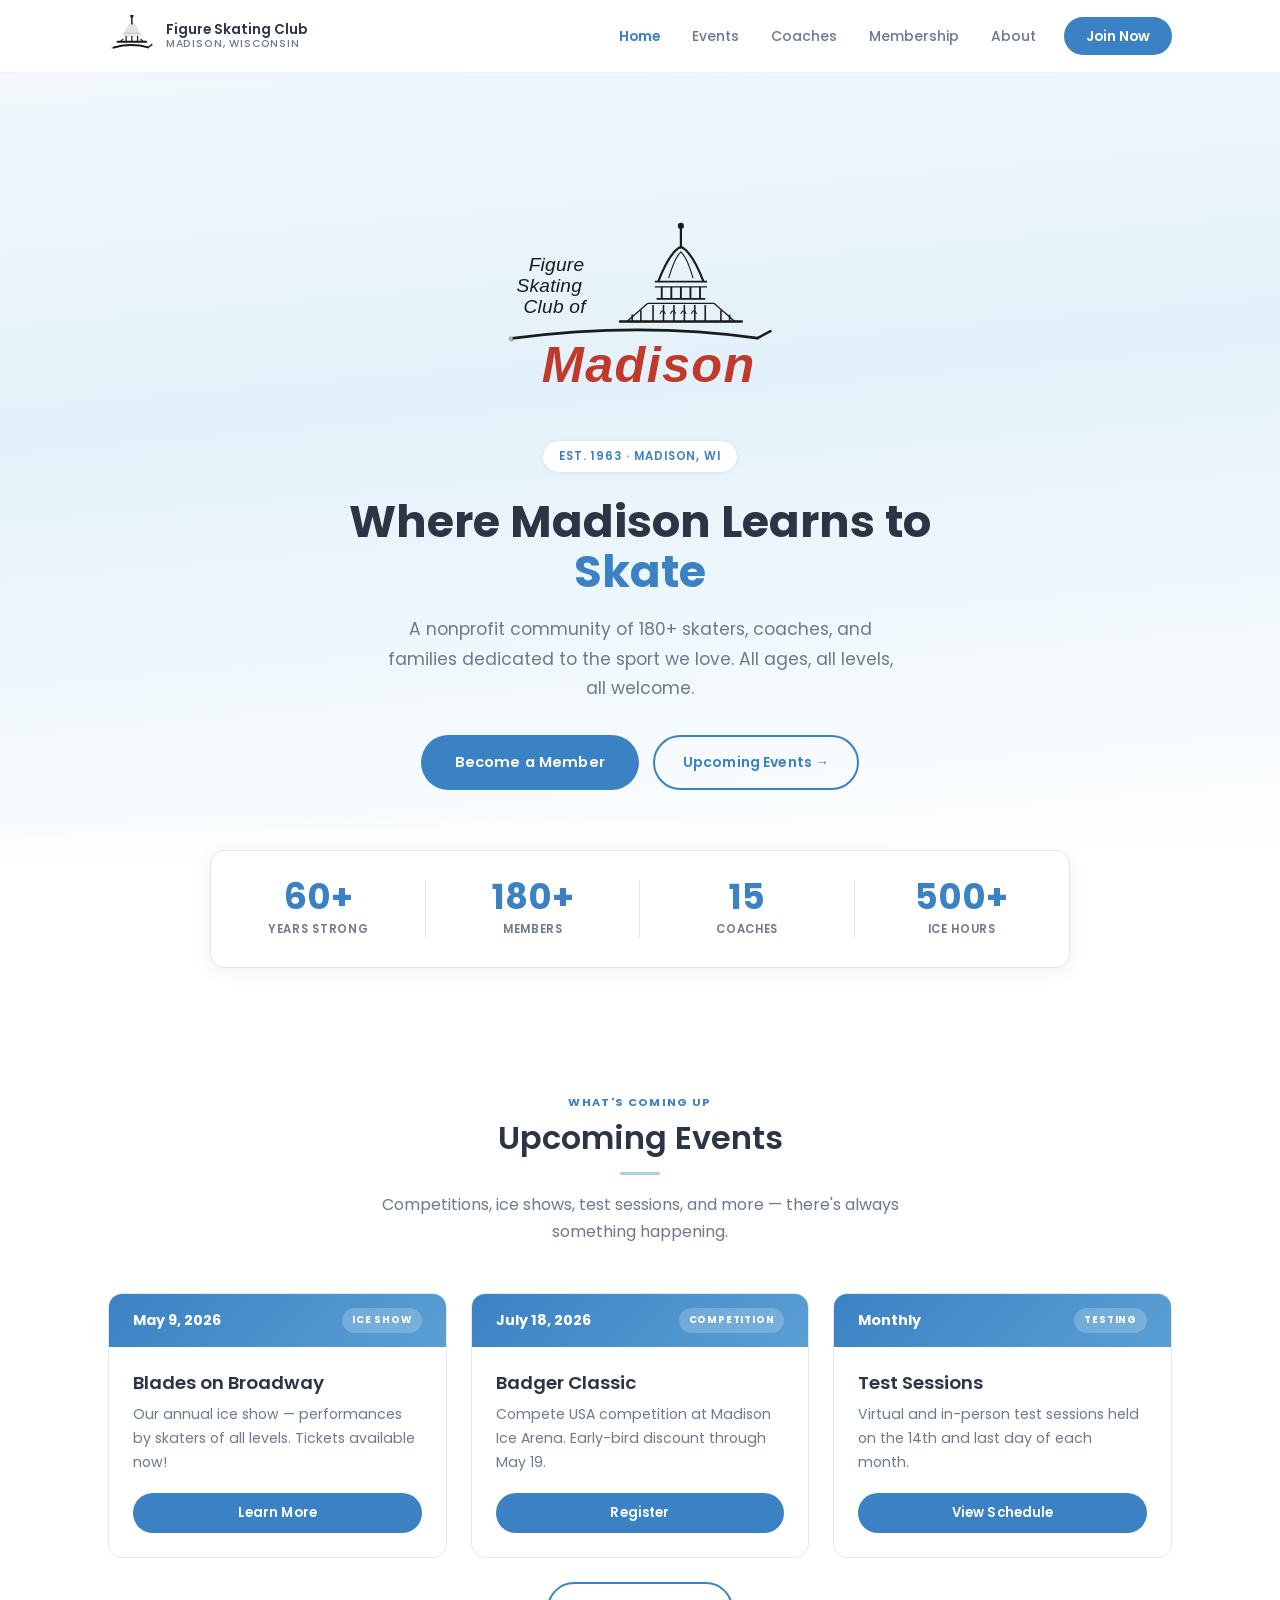
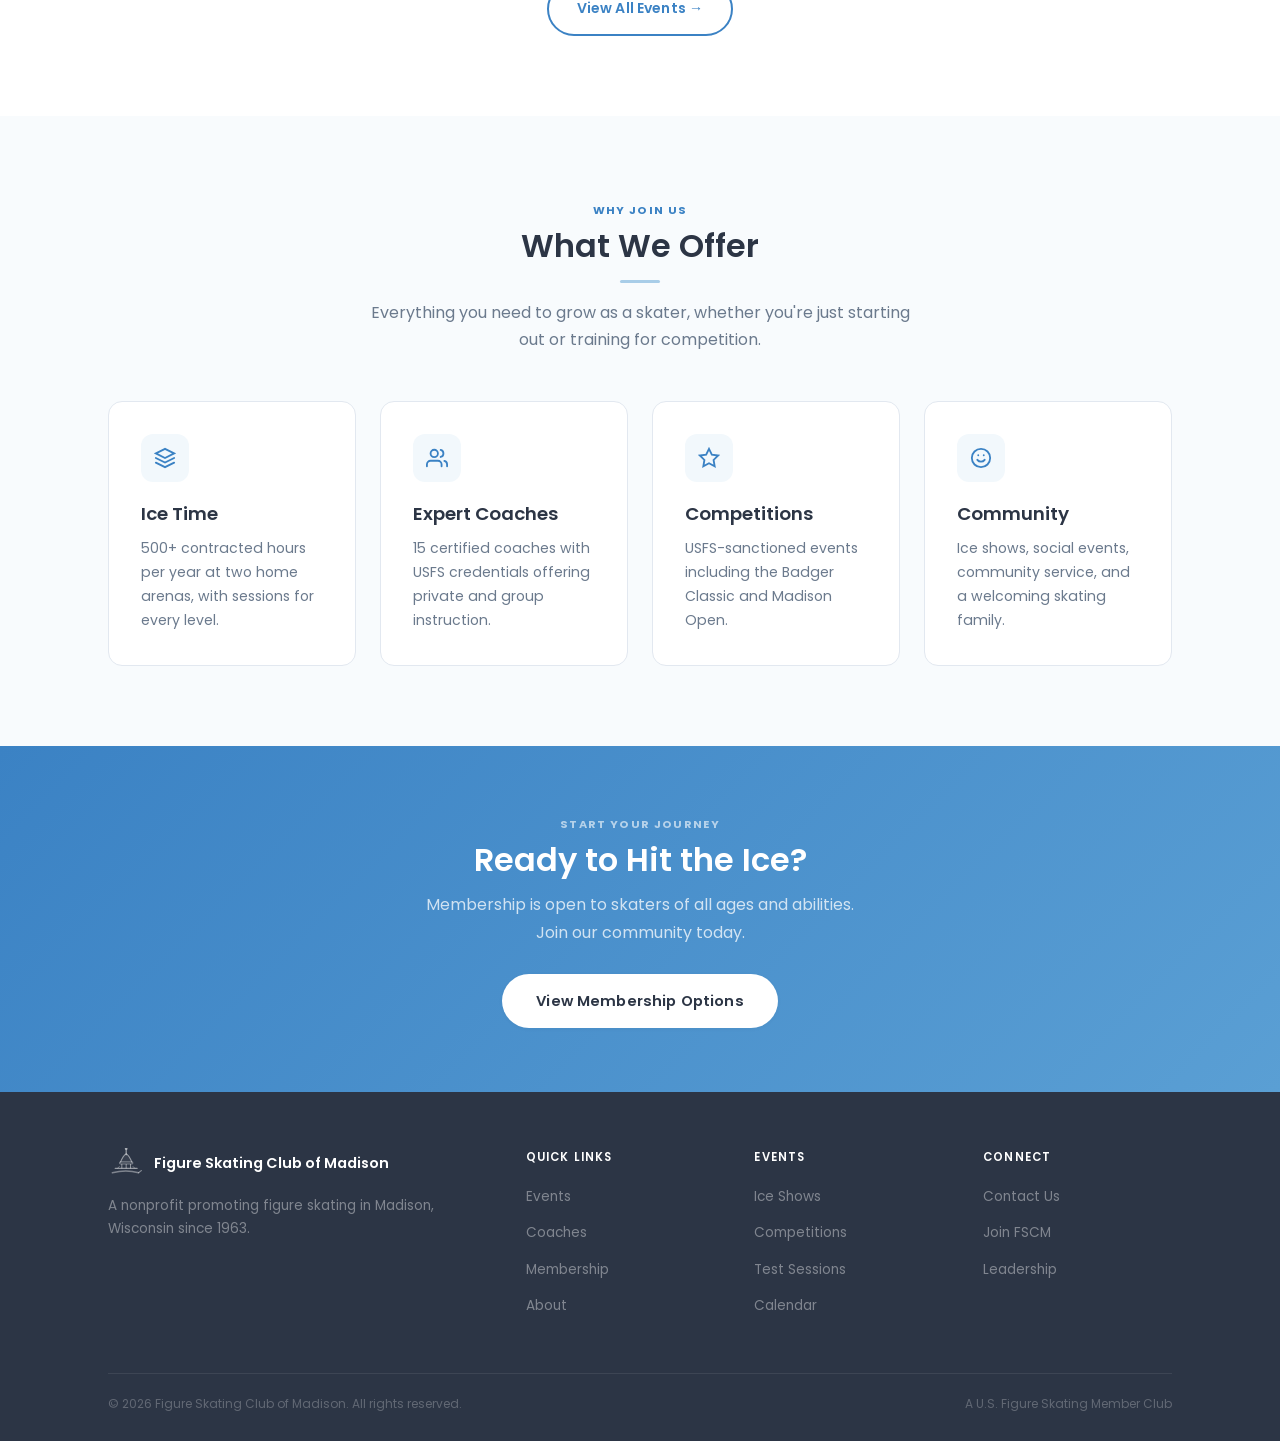
<file: index.html>
<!DOCTYPE html>
<html lang="en">
<head>
  <meta charset="UTF-8">
  <meta name="viewport" content="width=device-width, initial-scale=1.0">
  <title>Figure Skating Club of Madison</title>
  <link rel="preconnect" href="https://fonts.googleapis.com">
  <link href="https://fonts.googleapis.com/css2?family=Poppins:wght@300;400;500;600;700&display=swap" rel="stylesheet">
  <link rel="stylesheet" href="styles.css">
</head>
<body>

  <!-- NAV -->
  <nav class="nav" id="nav">
    <div class="container">
      <a href="index.html" class="nav-logo">
        <svg viewBox="0 0 50 44" fill="none" xmlns="http://www.w3.org/2000/svg">
          <!-- Spire -->
          <line x1="25" y1="2" x2="25" y2="10" stroke="#1a1a1a" stroke-width="1.5"/>
          <circle cx="25" cy="1" r="1.8" fill="#1a1a1a"/>
          <!-- Dome -->
          <path d="M17 20 Q21 10, 25 8 Q29 10, 33 20" fill="#1a1a1a" opacity=".12" stroke="#1a1a1a" stroke-width="1.5"/>
          <!-- Dome base -->
          <rect x="16" y="19" width="18" height="3" rx=".5" fill="#1a1a1a" opacity=".1" stroke="#1a1a1a" stroke-width="1.2"/>
          <!-- Columns -->
          <line x1="19" y1="22" x2="19" y2="28" stroke="#1a1a1a" stroke-width="1.3"/>
          <line x1="25" y1="22" x2="25" y2="28" stroke="#1a1a1a" stroke-width="1.3"/>
          <line x1="31" y1="22" x2="31" y2="28" stroke="#1a1a1a" stroke-width="1.3"/>
          <!-- Wings -->
          <line x1="13" y1="28" x2="16" y2="25" stroke="#1a1a1a" stroke-width="1.2"/>
          <line x1="37" y1="28" x2="34" y2="25" stroke="#1a1a1a" stroke-width="1.2"/>
          <!-- Base -->
          <line x1="10" y1="28" x2="40" y2="28" stroke="#1a1a1a" stroke-width="2" stroke-linecap="round"/>
          <!-- Blade -->
          <path d="M6 34 Q25 29, 42 34" stroke="#1a1a1a" stroke-width="2" stroke-linecap="round" fill="none"/>
          <path d="M42 34 L46 31" stroke="#1a1a1a" stroke-width="1.5" stroke-linecap="round"/>
          <circle cx="5" cy="34.5" r="1.5" fill="#1a1a1a" opacity=".3"/>
        </svg>
        <div class="nav-logo-text">
          <span class="club-name">Figure Skating Club</span>
          <span class="city">Madison, Wisconsin</span>
        </div>
      </a>
      <button class="nav-toggle" onclick="document.querySelector('.nav-links').classList.toggle('open')" aria-label="Menu">
        <span></span><span></span><span></span>
      </button>
      <div class="nav-links">
        <a href="index.html" class="active">Home</a>
        <a href="events.html">Events</a>
        <a href="coaches.html">Coaches</a>
        <a href="membership.html">Membership</a>
        <a href="about.html">About</a>
        <a href="membership.html" class="nav-cta">Join Now</a>
      </div>
    </div>
  </nav>

  <!-- HERO -->
  <section class="hero">
    <div class="container">
      <div class="hero-logo">
        <img src="fscm-logo.svg" alt="Figure Skating Club of Madison" style="height: 200px; width: auto; margin: 0 auto;">
      </div>
      <div class="hero-content">
        <span class="hero-badge">Est. 1963 &middot; Madison, WI</span>
        <h1>Where Madison Learns to <em>Skate</em></h1>
        <p>A nonprofit community of 180+ skaters, coaches, and families dedicated to the sport we love. All ages, all levels, all welcome.</p>
        <div class="hero-actions">
          <a href="membership.html" class="btn btn-primary btn-lg">Become a Member</a>
          <a href="events.html" class="btn btn-outline">Upcoming Events &rarr;</a>
        </div>
      </div>
    </div>
  </section>

  <!-- STATS -->
  <div class="stats">
    <div class="container">
      <div class="stats-inner">
        <div class="stat">
          <div class="stat-number">60+</div>
          <div class="stat-label">Years Strong</div>
        </div>
        <div class="stat">
          <div class="stat-number">180+</div>
          <div class="stat-label">Members</div>
        </div>
        <div class="stat">
          <div class="stat-number">15</div>
          <div class="stat-label">Coaches</div>
        </div>
        <div class="stat">
          <div class="stat-number">500+</div>
          <div class="stat-label">Ice Hours</div>
        </div>
      </div>
    </div>
  </div>

  <!-- UPCOMING EVENTS -->
  <section class="section">
    <div class="container">
      <div class="section-header">
        <span class="section-label">What's Coming Up</span>
        <h2>Upcoming Events</h2>
        <div class="divider"></div>
        <p>Competitions, ice shows, test sessions, and more &mdash; there's always something happening.</p>
      </div>
      <div class="card-grid cols-3">
        <div class="event-card">
          <div class="event-date-bar">
            <span class="date">May 9, 2026</span>
            <span class="event-tag">Ice Show</span>
          </div>
          <div class="event-body">
            <h3>Blades on Broadway</h3>
            <p>Our annual ice show &mdash; performances by skaters of all levels. Tickets available now!</p>
            <a href="events.html" class="btn btn-primary btn-sm">Learn More</a>
          </div>
        </div>
        <div class="event-card">
          <div class="event-date-bar">
            <span class="date">July 18, 2026</span>
            <span class="event-tag">Competition</span>
          </div>
          <div class="event-body">
            <h3>Badger Classic</h3>
            <p>Compete USA competition at Madison Ice Arena. Early-bird discount through May 19.</p>
            <a href="events.html" class="btn btn-primary btn-sm">Register</a>
          </div>
        </div>
        <div class="event-card">
          <div class="event-date-bar">
            <span class="date">Monthly</span>
            <span class="event-tag">Testing</span>
          </div>
          <div class="event-body">
            <h3>Test Sessions</h3>
            <p>Virtual and in-person test sessions held on the 14th and last day of each month.</p>
            <a href="events.html" class="btn btn-primary btn-sm">View Schedule</a>
          </div>
        </div>
      </div>
      <p class="text-center mt-24"><a href="events.html" class="btn btn-outline">View All Events &rarr;</a></p>
    </div>
  </section>

  <!-- WHAT WE OFFER -->
  <section class="section section-alt">
    <div class="container">
      <div class="section-header">
        <span class="section-label">Why Join Us</span>
        <h2>What We Offer</h2>
        <div class="divider"></div>
        <p>Everything you need to grow as a skater, whether you're just starting out or training for competition.</p>
      </div>
      <div class="card-grid cols-4">
        <div class="card">
          <div class="card-icon">
            <svg width="22" height="22" viewBox="0 0 24 24" fill="none" stroke="currentColor" stroke-width="2" stroke-linecap="round"><path d="M12 2L2 7l10 5 10-5-10-5z"/><path d="M2 17l10 5 10-5"/><path d="M2 12l10 5 10-5"/></svg>
          </div>
          <h3>Ice Time</h3>
          <p>500+ contracted hours per year at two home arenas, with sessions for every level.</p>
        </div>
        <div class="card">
          <div class="card-icon">
            <svg width="22" height="22" viewBox="0 0 24 24" fill="none" stroke="currentColor" stroke-width="2" stroke-linecap="round"><path d="M17 21v-2a4 4 0 0 0-4-4H5a4 4 0 0 0-4 4v2"/><circle cx="9" cy="7" r="4"/><path d="M23 21v-2a4 4 0 0 0-3-3.87"/><path d="M16 3.13a4 4 0 0 1 0 7.75"/></svg>
          </div>
          <h3>Expert Coaches</h3>
          <p>15 certified coaches with USFS credentials offering private and group instruction.</p>
        </div>
        <div class="card">
          <div class="card-icon">
            <svg width="22" height="22" viewBox="0 0 24 24" fill="none" stroke="currentColor" stroke-width="2" stroke-linecap="round"><polygon points="12 2 15.09 8.26 22 9.27 17 14.14 18.18 21.02 12 17.77 5.82 21.02 7 14.14 2 9.27 8.91 8.26 12 2"/></svg>
          </div>
          <h3>Competitions</h3>
          <p>USFS-sanctioned events including the Badger Classic and Madison Open.</p>
        </div>
        <div class="card">
          <div class="card-icon">
            <svg width="22" height="22" viewBox="0 0 24 24" fill="none" stroke="currentColor" stroke-width="2" stroke-linecap="round"><circle cx="12" cy="12" r="10"/><path d="M8 14s1.5 2 4 2 4-2 4-2"/><line x1="9" y1="9" x2="9.01" y2="9"/><line x1="15" y1="9" x2="15.01" y2="9"/></svg>
          </div>
          <h3>Community</h3>
          <p>Ice shows, social events, community service, and a welcoming skating family.</p>
        </div>
      </div>
    </div>
  </section>

  <!-- CTA -->
  <section class="cta-banner">
    <div class="container">
      <span class="section-label">Start Your Journey</span>
      <h2>Ready to Hit the Ice?</h2>
      <p>Membership is open to skaters of all ages and abilities. Join our community today.</p>
      <a href="membership.html" class="btn btn-white btn-lg">View Membership Options</a>
    </div>
  </section>

  <!-- FOOTER -->
  <footer class="footer">
    <div class="container">
      <div class="footer-grid">
        <div class="footer-brand">
          <div class="footer-logo-wrap">
            <svg viewBox="0 0 50 44" fill="none" xmlns="http://www.w3.org/2000/svg">
              <line x1="25" y1="2" x2="25" y2="10" stroke="rgba(255,255,255,.6)" stroke-width="1.5"/>
              <circle cx="25" cy="1" r="1.8" fill="rgba(255,255,255,.6)"/>
              <path d="M17 20 Q21 10, 25 8 Q29 10, 33 20" fill="rgba(255,255,255,.06)" stroke="rgba(255,255,255,.5)" stroke-width="1.5"/>
              <rect x="16" y="19" width="18" height="3" rx=".5" fill="rgba(255,255,255,.06)" stroke="rgba(255,255,255,.4)" stroke-width="1.2"/>
              <line x1="19" y1="22" x2="19" y2="28" stroke="rgba(255,255,255,.5)" stroke-width="1.3"/>
              <line x1="25" y1="22" x2="25" y2="28" stroke="rgba(255,255,255,.5)" stroke-width="1.3"/>
              <line x1="31" y1="22" x2="31" y2="28" stroke="rgba(255,255,255,.5)" stroke-width="1.3"/>
              <line x1="13" y1="28" x2="16" y2="25" stroke="rgba(255,255,255,.4)" stroke-width="1.2"/>
              <line x1="37" y1="28" x2="34" y2="25" stroke="rgba(255,255,255,.4)" stroke-width="1.2"/>
              <line x1="10" y1="28" x2="40" y2="28" stroke="rgba(255,255,255,.5)" stroke-width="2" stroke-linecap="round"/>
              <path d="M6 34 Q25 29, 42 34" stroke="rgba(255,255,255,.4)" stroke-width="2" stroke-linecap="round" fill="none"/>
              <path d="M42 34 L46 31" stroke="rgba(255,255,255,.4)" stroke-width="1.5" stroke-linecap="round"/>
            </svg>
            <span>Figure Skating Club of Madison</span>
          </div>
          <p>A nonprofit promoting figure skating in Madison, Wisconsin since 1963.</p>
        </div>
        <div>
          <h4>Quick Links</h4>
          <ul>
            <li><a href="events.html">Events</a></li>
            <li><a href="coaches.html">Coaches</a></li>
            <li><a href="membership.html">Membership</a></li>
            <li><a href="about.html">About</a></li>
          </ul>
        </div>
        <div>
          <h4>Events</h4>
          <ul>
            <li><a href="events.html">Ice Shows</a></li>
            <li><a href="events.html">Competitions</a></li>
            <li><a href="events.html">Test Sessions</a></li>
            <li><a href="events.html">Calendar</a></li>
          </ul>
        </div>
        <div>
          <h4>Connect</h4>
          <ul>
            <li><a href="about.html">Contact Us</a></li>
            <li><a href="membership.html">Join FSCM</a></li>
            <li><a href="about.html">Leadership</a></li>
          </ul>
        </div>
      </div>
      <div class="footer-bottom">
        <span>&copy; 2026 Figure Skating Club of Madison. All rights reserved.</span>
        <span>A U.S. Figure Skating Member Club</span>
      </div>
    </div>
  </footer>

  <script>
    window.addEventListener('scroll', () => {
      document.getElementById('nav').classList.toggle('scrolled', window.scrollY > 20);
    });
    const observer = new IntersectionObserver((entries) => {
      entries.forEach(e => { if (e.isIntersecting) e.target.classList.add('visible'); });
    }, { threshold: 0.1 });
    document.querySelectorAll('.card, .event-card, .stat').forEach(el => {
      el.classList.add('reveal');
      observer.observe(el);
    });
  </script>

</body>
</html>
</file>
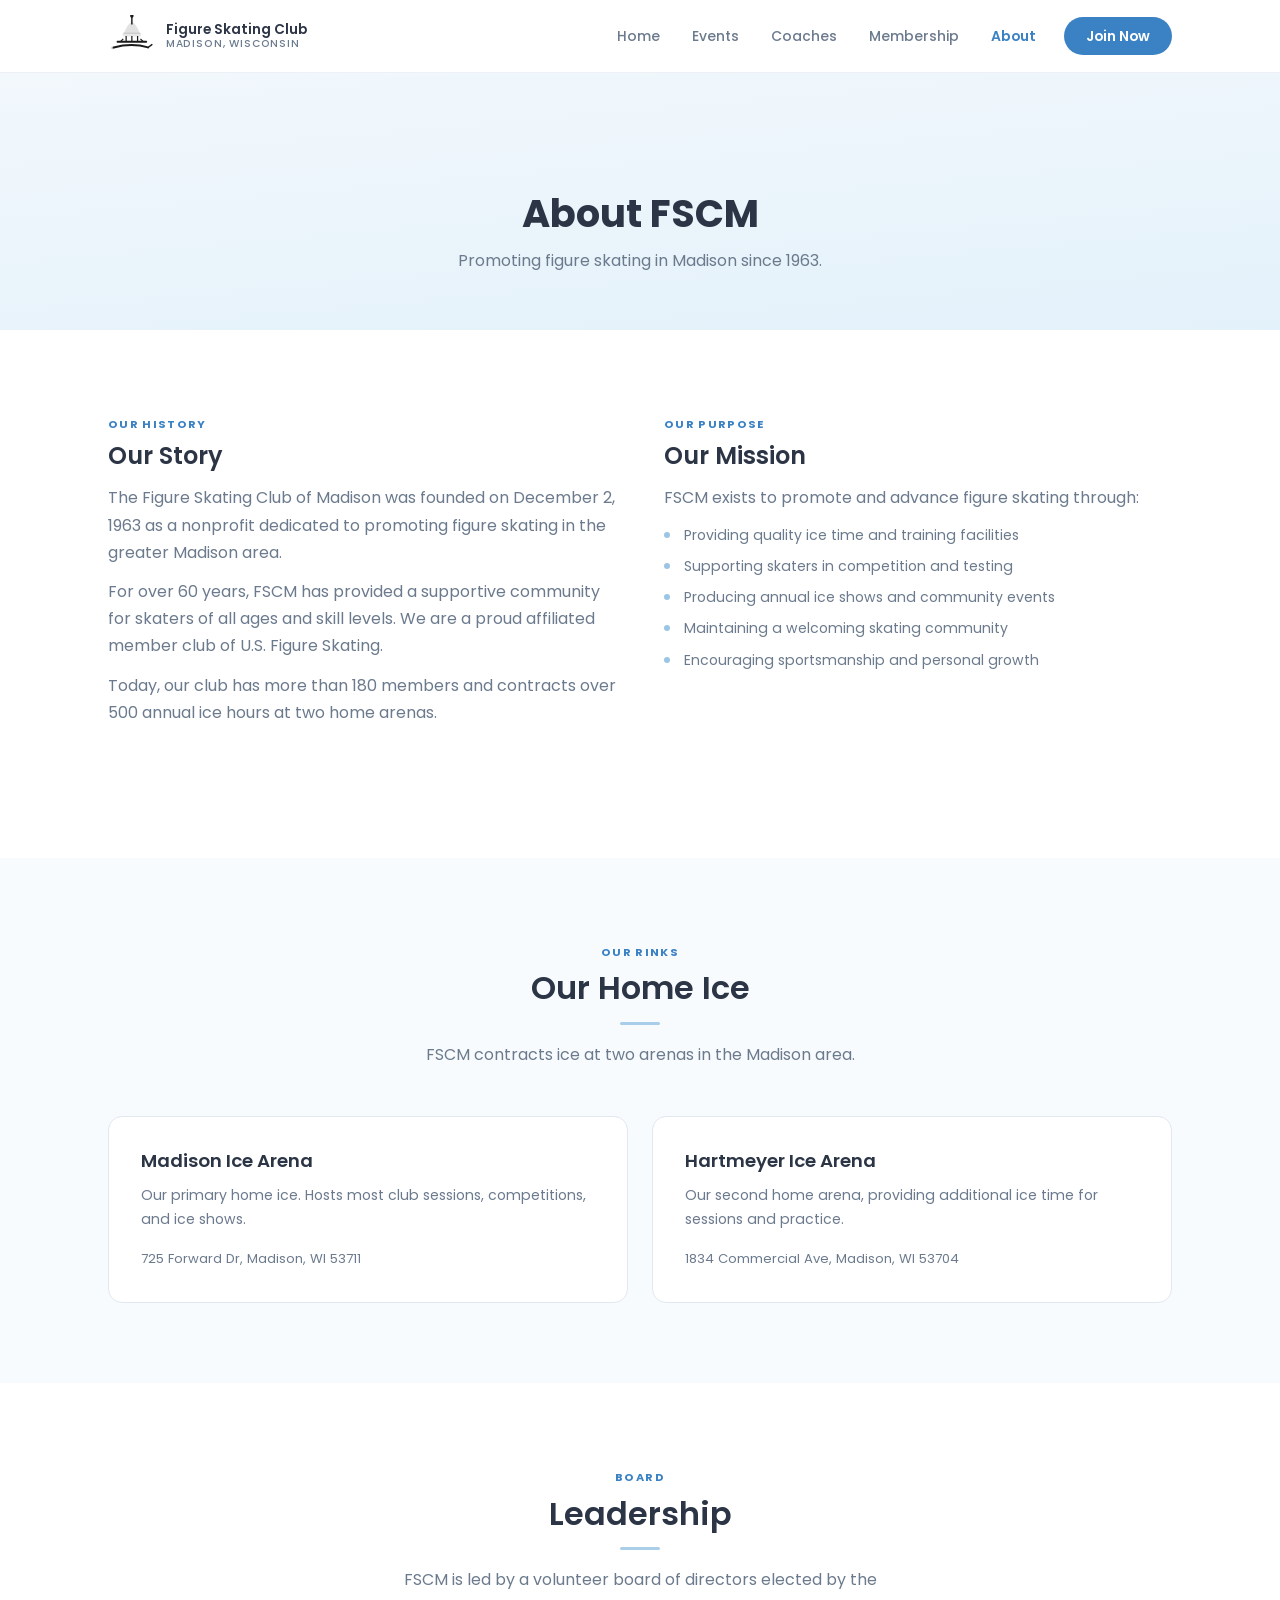
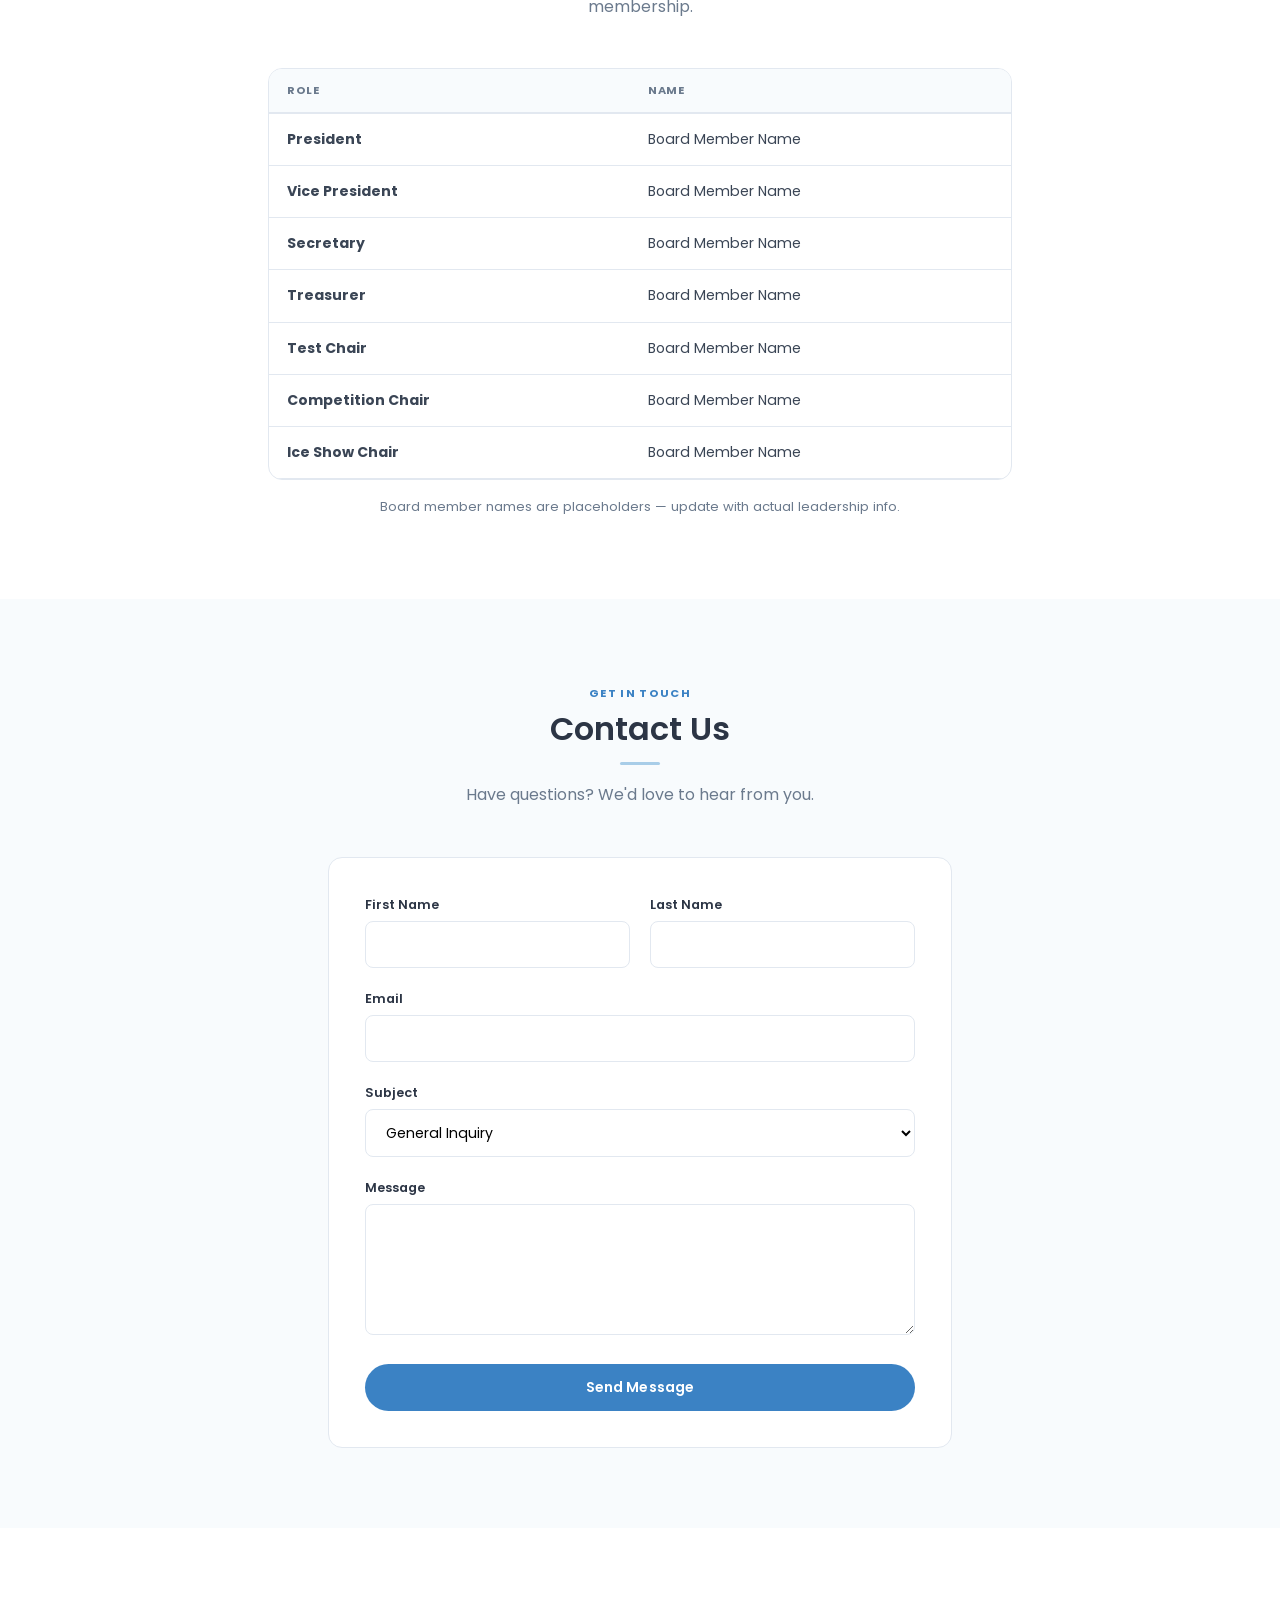
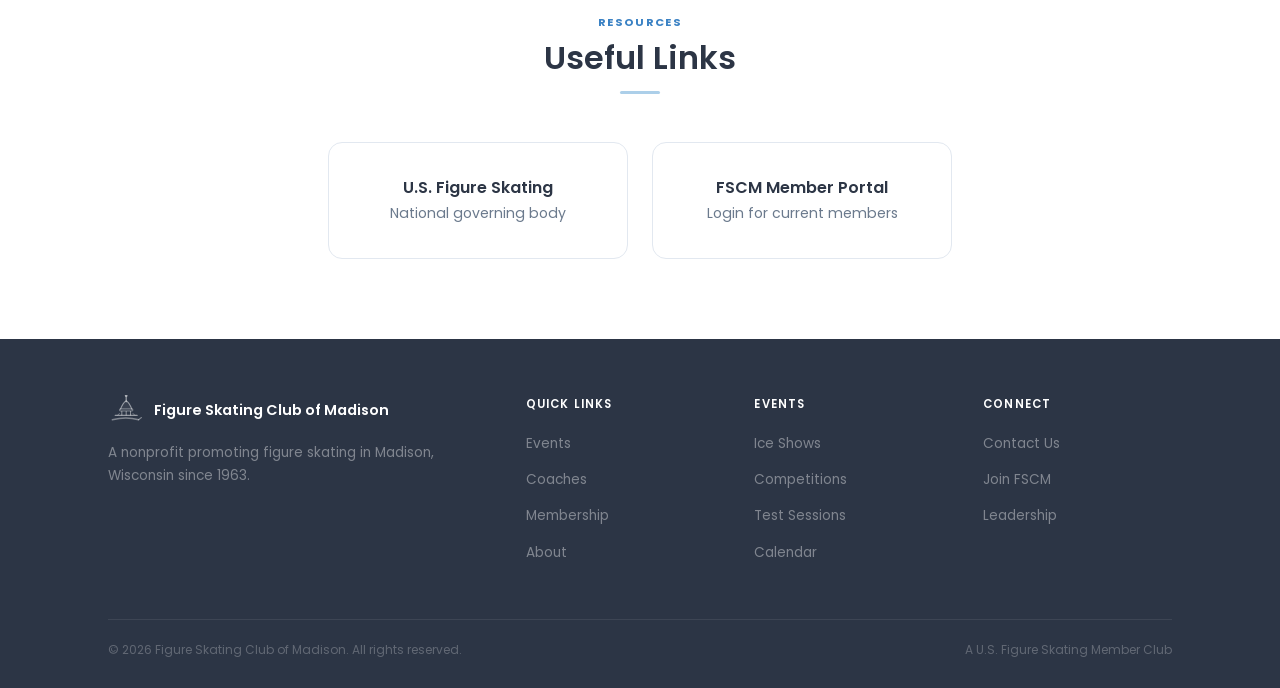
<file: about.html>
<!DOCTYPE html>
<html lang="en">
<head>
  <meta charset="UTF-8">
  <meta name="viewport" content="width=device-width, initial-scale=1.0">
  <title>About &mdash; Figure Skating Club of Madison</title>
  <link rel="preconnect" href="https://fonts.googleapis.com">
  <link href="https://fonts.googleapis.com/css2?family=Poppins:wght@300;400;500;600;700&display=swap" rel="stylesheet">
  <link rel="stylesheet" href="styles.css">
</head>
<body>

<!-- NAV -->
  <nav class="nav" id="nav">
    <div class="container">
      <a href="index.html" class="nav-logo">
        <svg viewBox="0 0 50 44" fill="none" xmlns="http://www.w3.org/2000/svg">
          <!-- Spire -->
          <line x1="25" y1="2" x2="25" y2="10" stroke="#1a1a1a" stroke-width="1.5"/>
          <circle cx="25" cy="1" r="1.8" fill="#1a1a1a"/>
          <!-- Dome -->
          <path d="M17 20 Q21 10, 25 8 Q29 10, 33 20" fill="#1a1a1a" opacity=".12" stroke="#1a1a1a" stroke-width="1.5"/>
          <!-- Dome base -->
          <rect x="16" y="19" width="18" height="3" rx=".5" fill="#1a1a1a" opacity=".1" stroke="#1a1a1a" stroke-width="1.2"/>
          <!-- Columns -->
          <line x1="19" y1="22" x2="19" y2="28" stroke="#1a1a1a" stroke-width="1.3"/>
          <line x1="25" y1="22" x2="25" y2="28" stroke="#1a1a1a" stroke-width="1.3"/>
          <line x1="31" y1="22" x2="31" y2="28" stroke="#1a1a1a" stroke-width="1.3"/>
          <!-- Wings -->
          <line x1="13" y1="28" x2="16" y2="25" stroke="#1a1a1a" stroke-width="1.2"/>
          <line x1="37" y1="28" x2="34" y2="25" stroke="#1a1a1a" stroke-width="1.2"/>
          <!-- Base -->
          <line x1="10" y1="28" x2="40" y2="28" stroke="#1a1a1a" stroke-width="2" stroke-linecap="round"/>
          <!-- Blade -->
          <path d="M6 34 Q25 29, 42 34" stroke="#1a1a1a" stroke-width="2" stroke-linecap="round" fill="none"/>
          <path d="M42 34 L46 31" stroke="#1a1a1a" stroke-width="1.5" stroke-linecap="round"/>
          <circle cx="5" cy="34.5" r="1.5" fill="#1a1a1a" opacity=".3"/>
        </svg>
        <div class="nav-logo-text">
          <span class="club-name">Figure Skating Club</span>
          <span class="city">Madison, Wisconsin</span>
        </div>
      </a>
      <button class="nav-toggle" onclick="document.querySelector('.nav-links').classList.toggle('open')" aria-label="Menu">
        <span></span><span></span><span></span>
      </button>
      <div class="nav-links">
        <a href="index.html">Home</a>
        <a href="events.html">Events</a>
        <a href="coaches.html">Coaches</a>
        <a href="membership.html">Membership</a>
        <a href="about.html" class="active">About</a>
        <a href="membership.html" class="nav-cta">Join Now</a>
      </div>
    </div>
  </nav>

  <section class="page-header">
    <div class="container">
      <h1>About FSCM</h1>
      <p>Promoting figure skating in Madison since 1963.</p>
    </div>
  </section>

  <section class="section">
    <div class="container two-col">
      <div class="info-block">
        <span class="section-label">Our History</span>
        <h2 style="font-size:1.5rem;">Our Story</h2>
        <p>The Figure Skating Club of Madison was founded on December 2, 1963 as a nonprofit dedicated to promoting figure skating in the greater Madison area.</p>
        <p>For over 60 years, FSCM has provided a supportive community for skaters of all ages and skill levels. We are a proud affiliated member club of U.S. Figure Skating.</p>
        <p>Today, our club has more than 180 members and contracts over 500 annual ice hours at two home arenas.</p>
      </div>
      <div class="info-block">
        <span class="section-label">Our Purpose</span>
        <h2 style="font-size:1.5rem;">Our Mission</h2>
        <p>FSCM exists to promote and advance figure skating through:</p>
        <ul>
          <li>Providing quality ice time and training facilities</li>
          <li>Supporting skaters in competition and testing</li>
          <li>Producing annual ice shows and community events</li>
          <li>Maintaining a welcoming skating community</li>
          <li>Encouraging sportsmanship and personal growth</li>
        </ul>
      </div>
    </div>
  </section>

  <section class="section section-alt">
    <div class="container">
      <div class="section-header">
        <span class="section-label">Our Rinks</span>
        <h2>Our Home Ice</h2>
        <div class="divider"></div>
        <p>FSCM contracts ice at two arenas in the Madison area.</p>
      </div>
      <div class="card-grid cols-2">
        <div class="card">
          <h3>Madison Ice Arena</h3>
          <p>Our primary home ice. Hosts most club sessions, competitions, and ice shows.</p>
          <p class="mt-16" style="font-size:.82rem;color:var(--text-light);">725 Forward Dr, Madison, WI 53711</p>
        </div>
        <div class="card">
          <h3>Hartmeyer Ice Arena</h3>
          <p>Our second home arena, providing additional ice time for sessions and practice.</p>
          <p class="mt-16" style="font-size:.82rem;color:var(--text-light);">1834 Commercial Ave, Madison, WI 53704</p>
        </div>
      </div>
    </div>
  </section>

  <section class="section">
    <div class="container" style="max-width:800px;">
      <div class="section-header">
        <span class="section-label">Board</span>
        <h2>Leadership</h2>
        <div class="divider"></div>
        <p>FSCM is led by a volunteer board of directors elected by the membership.</p>
      </div>
      <div class="card" style="padding:0;overflow:hidden;">
        <table class="clean-table" style="margin:0;">
          <thead><tr><th>Role</th><th>Name</th></tr></thead>
          <tbody>
            <tr><td><strong>President</strong></td><td>Board Member Name</td></tr>
            <tr><td><strong>Vice President</strong></td><td>Board Member Name</td></tr>
            <tr><td><strong>Secretary</strong></td><td>Board Member Name</td></tr>
            <tr><td><strong>Treasurer</strong></td><td>Board Member Name</td></tr>
            <tr><td><strong>Test Chair</strong></td><td>Board Member Name</td></tr>
            <tr><td><strong>Competition Chair</strong></td><td>Board Member Name</td></tr>
            <tr><td><strong>Ice Show Chair</strong></td><td>Board Member Name</td></tr>
          </tbody>
        </table>
      </div>
      <p class="text-center mt-16" style="font-size:.82rem;color:var(--text-light);">Board member names are placeholders &mdash; update with actual leadership info.</p>
    </div>
  </section>

  <section class="section section-alt" id="contact">
    <div class="container" style="max-width:680px;">
      <div class="section-header">
        <span class="section-label">Get in Touch</span>
        <h2>Contact Us</h2>
        <div class="divider"></div>
        <p>Have questions? We'd love to hear from you.</p>
      </div>
      <div class="card" style="padding:36px;">
        <form onsubmit="event.preventDefault(); alert('Thank you! Your message has been sent.');">
          <div class="form-row">
            <div class="form-group"><label>First Name</label><input type="text" required></div>
            <div class="form-group"><label>Last Name</label><input type="text" required></div>
          </div>
          <div class="form-group"><label>Email</label><input type="email" required></div>
          <div class="form-group"><label>Subject</label>
            <select><option>General Inquiry</option><option>Membership</option><option>Events &amp; Competitions</option><option>Coaching</option><option>Ice Show</option><option>Other</option></select>
          </div>
          <div class="form-group"><label>Message</label><textarea rows="5" required></textarea></div>
          <button type="submit" class="btn btn-primary" style="width:100%;justify-content:center;">Send Message</button>
        </form>
      </div>
    </div>
  </section>

  <section class="section">
    <div class="container" style="max-width:680px;">
      <div class="section-header">
        <span class="section-label">Resources</span>
        <h2>Useful Links</h2>
        <div class="divider"></div>
      </div>
      <div class="card-grid cols-2">
        <a href="https://www.usfigureskating.org/" class="card text-center"><h4>U.S. Figure Skating</h4><p>National governing body</p></a>
        <a href="https://www.fscmadison.com/" class="card text-center"><h4>FSCM Member Portal</h4><p>Login for current members</p></a>
      </div>
    </div>
  </section>


<!-- FOOTER -->
  <footer class="footer">
    <div class="container">
      <div class="footer-grid">
        <div class="footer-brand">
          <div class="footer-logo-wrap">
            <svg viewBox="0 0 50 44" fill="none" xmlns="http://www.w3.org/2000/svg">
              <line x1="25" y1="2" x2="25" y2="10" stroke="rgba(255,255,255,.6)" stroke-width="1.5"/>
              <circle cx="25" cy="1" r="1.8" fill="rgba(255,255,255,.6)"/>
              <path d="M17 20 Q21 10, 25 8 Q29 10, 33 20" fill="rgba(255,255,255,.06)" stroke="rgba(255,255,255,.5)" stroke-width="1.5"/>
              <rect x="16" y="19" width="18" height="3" rx=".5" fill="rgba(255,255,255,.06)" stroke="rgba(255,255,255,.4)" stroke-width="1.2"/>
              <line x1="19" y1="22" x2="19" y2="28" stroke="rgba(255,255,255,.5)" stroke-width="1.3"/>
              <line x1="25" y1="22" x2="25" y2="28" stroke="rgba(255,255,255,.5)" stroke-width="1.3"/>
              <line x1="31" y1="22" x2="31" y2="28" stroke="rgba(255,255,255,.5)" stroke-width="1.3"/>
              <line x1="13" y1="28" x2="16" y2="25" stroke="rgba(255,255,255,.4)" stroke-width="1.2"/>
              <line x1="37" y1="28" x2="34" y2="25" stroke="rgba(255,255,255,.4)" stroke-width="1.2"/>
              <line x1="10" y1="28" x2="40" y2="28" stroke="rgba(255,255,255,.5)" stroke-width="2" stroke-linecap="round"/>
              <path d="M6 34 Q25 29, 42 34" stroke="rgba(255,255,255,.4)" stroke-width="2" stroke-linecap="round" fill="none"/>
              <path d="M42 34 L46 31" stroke="rgba(255,255,255,.4)" stroke-width="1.5" stroke-linecap="round"/>
            </svg>
            <span>Figure Skating Club of Madison</span>
          </div>
          <p>A nonprofit promoting figure skating in Madison, Wisconsin since 1963.</p>
        </div>
        <div>
          <h4>Quick Links</h4>
          <ul>
            <li><a href="events.html">Events</a></li>
            <li><a href="coaches.html">Coaches</a></li>
            <li><a href="membership.html">Membership</a></li>
            <li><a href="about.html">About</a></li>
          </ul>
        </div>
        <div>
          <h4>Events</h4>
          <ul>
            <li><a href="events.html">Ice Shows</a></li>
            <li><a href="events.html">Competitions</a></li>
            <li><a href="events.html">Test Sessions</a></li>
            <li><a href="events.html">Calendar</a></li>
          </ul>
        </div>
        <div>
          <h4>Connect</h4>
          <ul>
            <li><a href="about.html">Contact Us</a></li>
            <li><a href="membership.html">Join FSCM</a></li>
            <li><a href="about.html">Leadership</a></li>
          </ul>
        </div>
      </div>
      <div class="footer-bottom">
        <span>&copy; 2026 Figure Skating Club of Madison. All rights reserved.</span>
        <span>A U.S. Figure Skating Member Club</span>
      </div>
    </div>
  </footer>

  <script>
    window.addEventListener('scroll', () => {
      document.getElementById('nav').classList.toggle('scrolled', window.scrollY > 20);
    });
    const observer = new IntersectionObserver((entries) => {
      entries.forEach(e => { if (e.isIntersecting) e.target.classList.add('visible'); });
    }, { threshold: 0.1 });
    document.querySelectorAll('.card, .info-block').forEach(el => {
      el.classList.add('reveal');
      observer.observe(el);
    });
  </script>

</body>
</html>
</file>
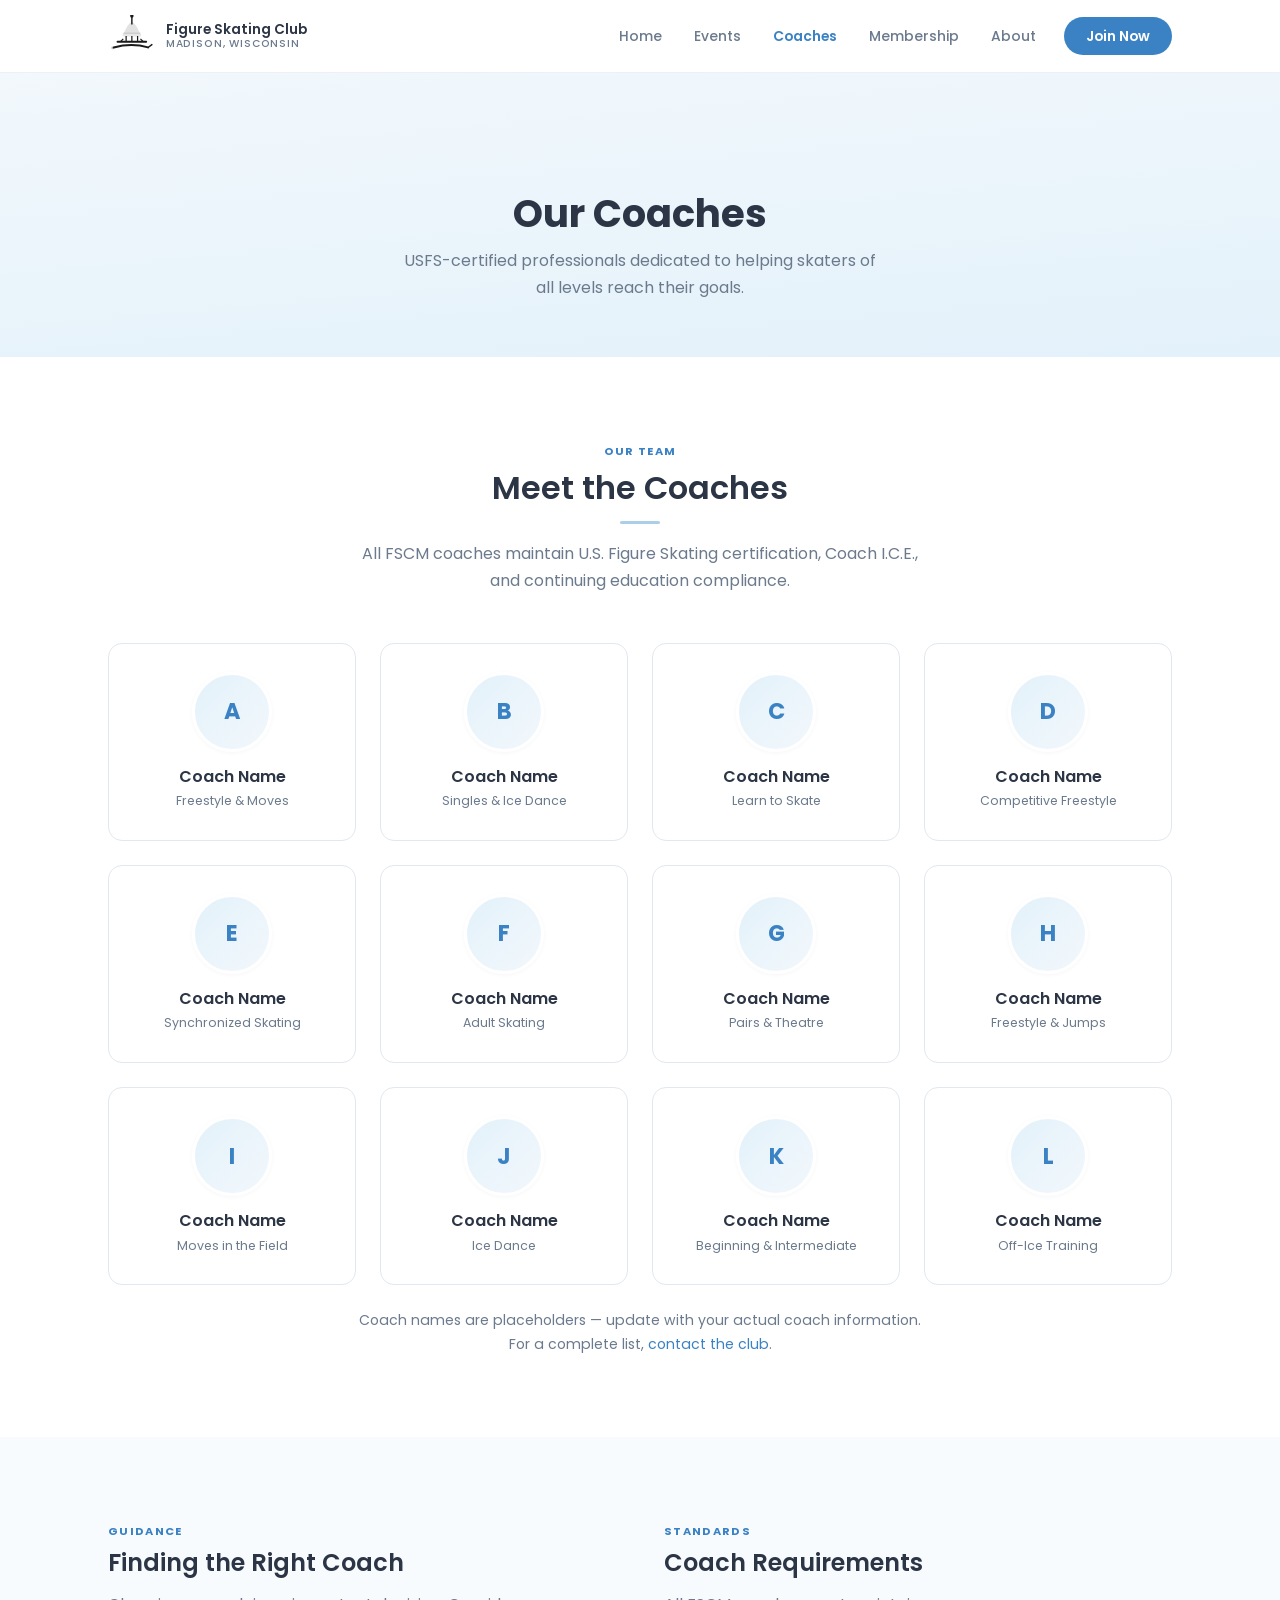
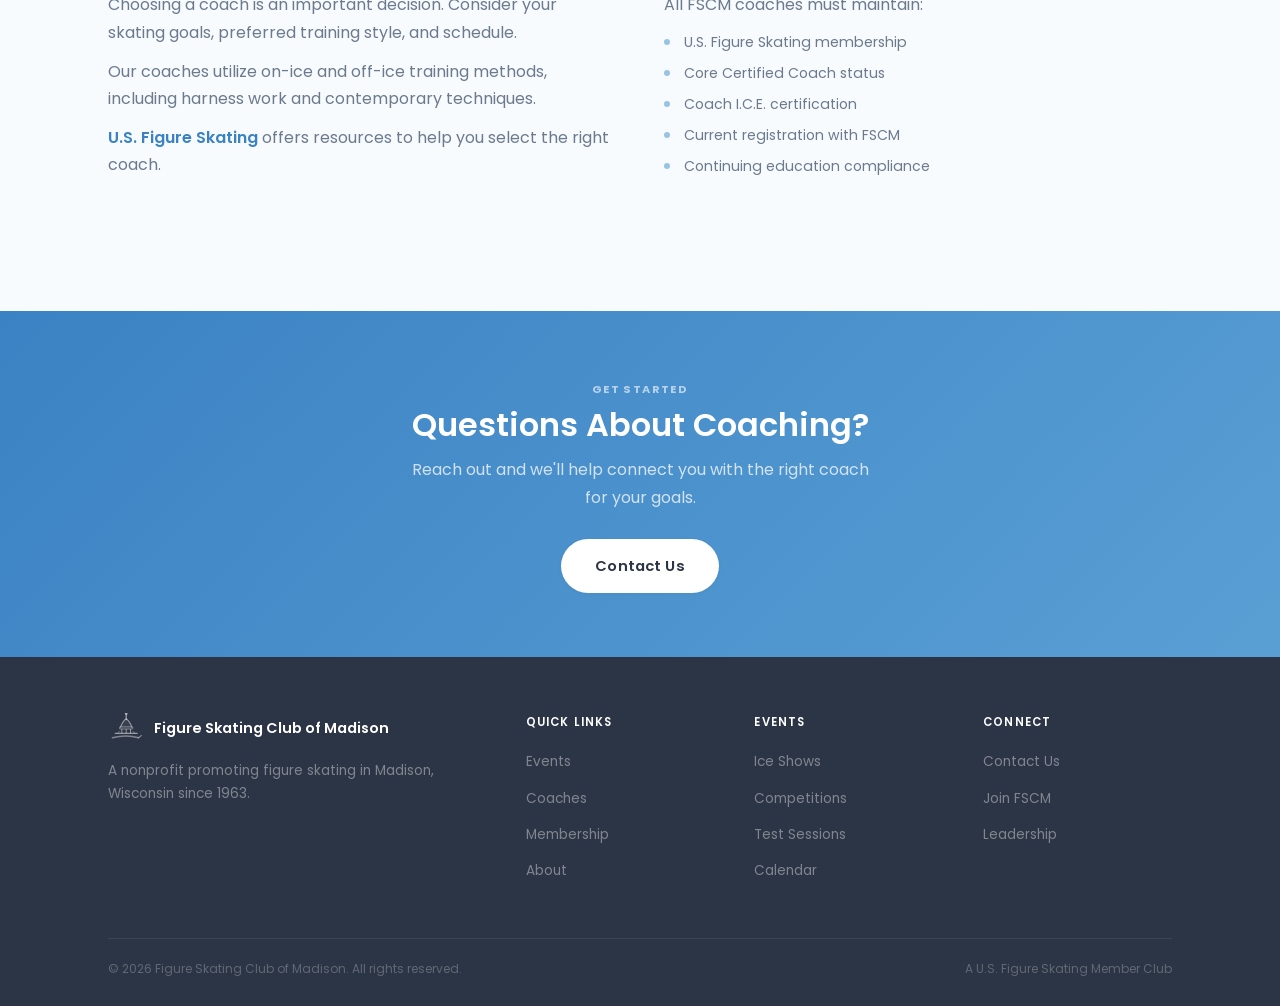
<file: coaches.html>
<!DOCTYPE html>
<html lang="en">
<head>
  <meta charset="UTF-8">
  <meta name="viewport" content="width=device-width, initial-scale=1.0">
  <title>Coaches &mdash; Figure Skating Club of Madison</title>
  <link rel="preconnect" href="https://fonts.googleapis.com">
  <link href="https://fonts.googleapis.com/css2?family=Poppins:wght@300;400;500;600;700&display=swap" rel="stylesheet">
  <link rel="stylesheet" href="styles.css">
</head>
<body>

<!-- NAV -->
  <nav class="nav" id="nav">
    <div class="container">
      <a href="index.html" class="nav-logo">
        <svg viewBox="0 0 50 44" fill="none" xmlns="http://www.w3.org/2000/svg">
          <!-- Spire -->
          <line x1="25" y1="2" x2="25" y2="10" stroke="#1a1a1a" stroke-width="1.5"/>
          <circle cx="25" cy="1" r="1.8" fill="#1a1a1a"/>
          <!-- Dome -->
          <path d="M17 20 Q21 10, 25 8 Q29 10, 33 20" fill="#1a1a1a" opacity=".12" stroke="#1a1a1a" stroke-width="1.5"/>
          <!-- Dome base -->
          <rect x="16" y="19" width="18" height="3" rx=".5" fill="#1a1a1a" opacity=".1" stroke="#1a1a1a" stroke-width="1.2"/>
          <!-- Columns -->
          <line x1="19" y1="22" x2="19" y2="28" stroke="#1a1a1a" stroke-width="1.3"/>
          <line x1="25" y1="22" x2="25" y2="28" stroke="#1a1a1a" stroke-width="1.3"/>
          <line x1="31" y1="22" x2="31" y2="28" stroke="#1a1a1a" stroke-width="1.3"/>
          <!-- Wings -->
          <line x1="13" y1="28" x2="16" y2="25" stroke="#1a1a1a" stroke-width="1.2"/>
          <line x1="37" y1="28" x2="34" y2="25" stroke="#1a1a1a" stroke-width="1.2"/>
          <!-- Base -->
          <line x1="10" y1="28" x2="40" y2="28" stroke="#1a1a1a" stroke-width="2" stroke-linecap="round"/>
          <!-- Blade -->
          <path d="M6 34 Q25 29, 42 34" stroke="#1a1a1a" stroke-width="2" stroke-linecap="round" fill="none"/>
          <path d="M42 34 L46 31" stroke="#1a1a1a" stroke-width="1.5" stroke-linecap="round"/>
          <circle cx="5" cy="34.5" r="1.5" fill="#1a1a1a" opacity=".3"/>
        </svg>
        <div class="nav-logo-text">
          <span class="club-name">Figure Skating Club</span>
          <span class="city">Madison, Wisconsin</span>
        </div>
      </a>
      <button class="nav-toggle" onclick="document.querySelector('.nav-links').classList.toggle('open')" aria-label="Menu">
        <span></span><span></span><span></span>
      </button>
      <div class="nav-links">
        <a href="index.html">Home</a>
        <a href="events.html">Events</a>
        <a href="coaches.html" class="active">Coaches</a>
        <a href="membership.html">Membership</a>
        <a href="about.html">About</a>
        <a href="membership.html" class="nav-cta">Join Now</a>
      </div>
    </div>
  </nav>

  <section class="page-header">
    <div class="container">
      <h1>Our Coaches</h1>
      <p>USFS-certified professionals dedicated to helping skaters of all levels reach their goals.</p>
    </div>
  </section>

  <section class="section">
    <div class="container">
      <div class="section-header">
        <span class="section-label">Our Team</span>
        <h2>Meet the Coaches</h2>
        <div class="divider"></div>
        <p>All FSCM coaches maintain U.S. Figure Skating certification, Coach I.C.E., and continuing education compliance.</p>
      </div>
      <div class="card-grid cols-4">
        <div class="coach-card"><div class="coach-avatar">A</div><h3>Coach Name</h3><div class="specialty">Freestyle &amp; Moves</div></div>
        <div class="coach-card"><div class="coach-avatar">B</div><h3>Coach Name</h3><div class="specialty">Singles &amp; Ice Dance</div></div>
        <div class="coach-card"><div class="coach-avatar">C</div><h3>Coach Name</h3><div class="specialty">Learn to Skate</div></div>
        <div class="coach-card"><div class="coach-avatar">D</div><h3>Coach Name</h3><div class="specialty">Competitive Freestyle</div></div>
        <div class="coach-card"><div class="coach-avatar">E</div><h3>Coach Name</h3><div class="specialty">Synchronized Skating</div></div>
        <div class="coach-card"><div class="coach-avatar">F</div><h3>Coach Name</h3><div class="specialty">Adult Skating</div></div>
        <div class="coach-card"><div class="coach-avatar">G</div><h3>Coach Name</h3><div class="specialty">Pairs &amp; Theatre</div></div>
        <div class="coach-card"><div class="coach-avatar">H</div><h3>Coach Name</h3><div class="specialty">Freestyle &amp; Jumps</div></div>
        <div class="coach-card"><div class="coach-avatar">I</div><h3>Coach Name</h3><div class="specialty">Moves in the Field</div></div>
        <div class="coach-card"><div class="coach-avatar">J</div><h3>Coach Name</h3><div class="specialty">Ice Dance</div></div>
        <div class="coach-card"><div class="coach-avatar">K</div><h3>Coach Name</h3><div class="specialty">Beginning &amp; Intermediate</div></div>
        <div class="coach-card"><div class="coach-avatar">L</div><h3>Coach Name</h3><div class="specialty">Off-Ice Training</div></div>
      </div>
      <p class="text-center mt-24" style="color:var(--text-light);font-size:.88rem;">Coach names are placeholders &mdash; update with your actual coach information.<br>For a complete list, <a href="about.html" style="color:var(--blue);">contact the club</a>.</p>
    </div>
  </section>

  <section class="section section-alt">
    <div class="container two-col">
      <div class="info-block">
        <span class="section-label">Guidance</span>
        <h2 style="font-size:1.5rem;">Finding the Right Coach</h2>
        <p>Choosing a coach is an important decision. Consider your skating goals, preferred training style, and schedule.</p>
        <p>Our coaches utilize on-ice and off-ice training methods, including harness work and contemporary techniques.</p>
        <p><a href="https://www.usfigureskating.org/" style="color:var(--blue);font-weight:600;">U.S. Figure Skating</a> offers resources to help you select the right coach.</p>
      </div>
      <div class="info-block">
        <span class="section-label">Standards</span>
        <h2 style="font-size:1.5rem;">Coach Requirements</h2>
        <p>All FSCM coaches must maintain:</p>
        <ul>
          <li>U.S. Figure Skating membership</li>
          <li>Core Certified Coach status</li>
          <li>Coach I.C.E. certification</li>
          <li>Current registration with FSCM</li>
          <li>Continuing education compliance</li>
        </ul>
      </div>
    </div>
  </section>

  <section class="cta-banner">
    <div class="container">
      <span class="section-label">Get Started</span>
      <h2>Questions About Coaching?</h2>
      <p>Reach out and we'll help connect you with the right coach for your goals.</p>
      <a href="about.html" class="btn btn-white btn-lg">Contact Us</a>
    </div>
  </section>


<!-- FOOTER -->
  <footer class="footer">
    <div class="container">
      <div class="footer-grid">
        <div class="footer-brand">
          <div class="footer-logo-wrap">
            <svg viewBox="0 0 50 44" fill="none" xmlns="http://www.w3.org/2000/svg">
              <line x1="25" y1="2" x2="25" y2="10" stroke="rgba(255,255,255,.6)" stroke-width="1.5"/>
              <circle cx="25" cy="1" r="1.8" fill="rgba(255,255,255,.6)"/>
              <path d="M17 20 Q21 10, 25 8 Q29 10, 33 20" fill="rgba(255,255,255,.06)" stroke="rgba(255,255,255,.5)" stroke-width="1.5"/>
              <rect x="16" y="19" width="18" height="3" rx=".5" fill="rgba(255,255,255,.06)" stroke="rgba(255,255,255,.4)" stroke-width="1.2"/>
              <line x1="19" y1="22" x2="19" y2="28" stroke="rgba(255,255,255,.5)" stroke-width="1.3"/>
              <line x1="25" y1="22" x2="25" y2="28" stroke="rgba(255,255,255,.5)" stroke-width="1.3"/>
              <line x1="31" y1="22" x2="31" y2="28" stroke="rgba(255,255,255,.5)" stroke-width="1.3"/>
              <line x1="13" y1="28" x2="16" y2="25" stroke="rgba(255,255,255,.4)" stroke-width="1.2"/>
              <line x1="37" y1="28" x2="34" y2="25" stroke="rgba(255,255,255,.4)" stroke-width="1.2"/>
              <line x1="10" y1="28" x2="40" y2="28" stroke="rgba(255,255,255,.5)" stroke-width="2" stroke-linecap="round"/>
              <path d="M6 34 Q25 29, 42 34" stroke="rgba(255,255,255,.4)" stroke-width="2" stroke-linecap="round" fill="none"/>
              <path d="M42 34 L46 31" stroke="rgba(255,255,255,.4)" stroke-width="1.5" stroke-linecap="round"/>
            </svg>
            <span>Figure Skating Club of Madison</span>
          </div>
          <p>A nonprofit promoting figure skating in Madison, Wisconsin since 1963.</p>
        </div>
        <div>
          <h4>Quick Links</h4>
          <ul>
            <li><a href="events.html">Events</a></li>
            <li><a href="coaches.html">Coaches</a></li>
            <li><a href="membership.html">Membership</a></li>
            <li><a href="about.html">About</a></li>
          </ul>
        </div>
        <div>
          <h4>Events</h4>
          <ul>
            <li><a href="events.html">Ice Shows</a></li>
            <li><a href="events.html">Competitions</a></li>
            <li><a href="events.html">Test Sessions</a></li>
            <li><a href="events.html">Calendar</a></li>
          </ul>
        </div>
        <div>
          <h4>Connect</h4>
          <ul>
            <li><a href="about.html">Contact Us</a></li>
            <li><a href="membership.html">Join FSCM</a></li>
            <li><a href="about.html">Leadership</a></li>
          </ul>
        </div>
      </div>
      <div class="footer-bottom">
        <span>&copy; 2026 Figure Skating Club of Madison. All rights reserved.</span>
        <span>A U.S. Figure Skating Member Club</span>
      </div>
    </div>
  </footer>

  <script>
    window.addEventListener('scroll', () => {
      document.getElementById('nav').classList.toggle('scrolled', window.scrollY > 20);
    });
    const observer = new IntersectionObserver((entries) => {
      entries.forEach(e => { if (e.isIntersecting) e.target.classList.add('visible'); });
    }, { threshold: 0.1 });
    document.querySelectorAll('.card, .coach-card, .info-block').forEach(el => {
      el.classList.add('reveal');
      observer.observe(el);
    });
  </script>

</body>
</html>
</file>
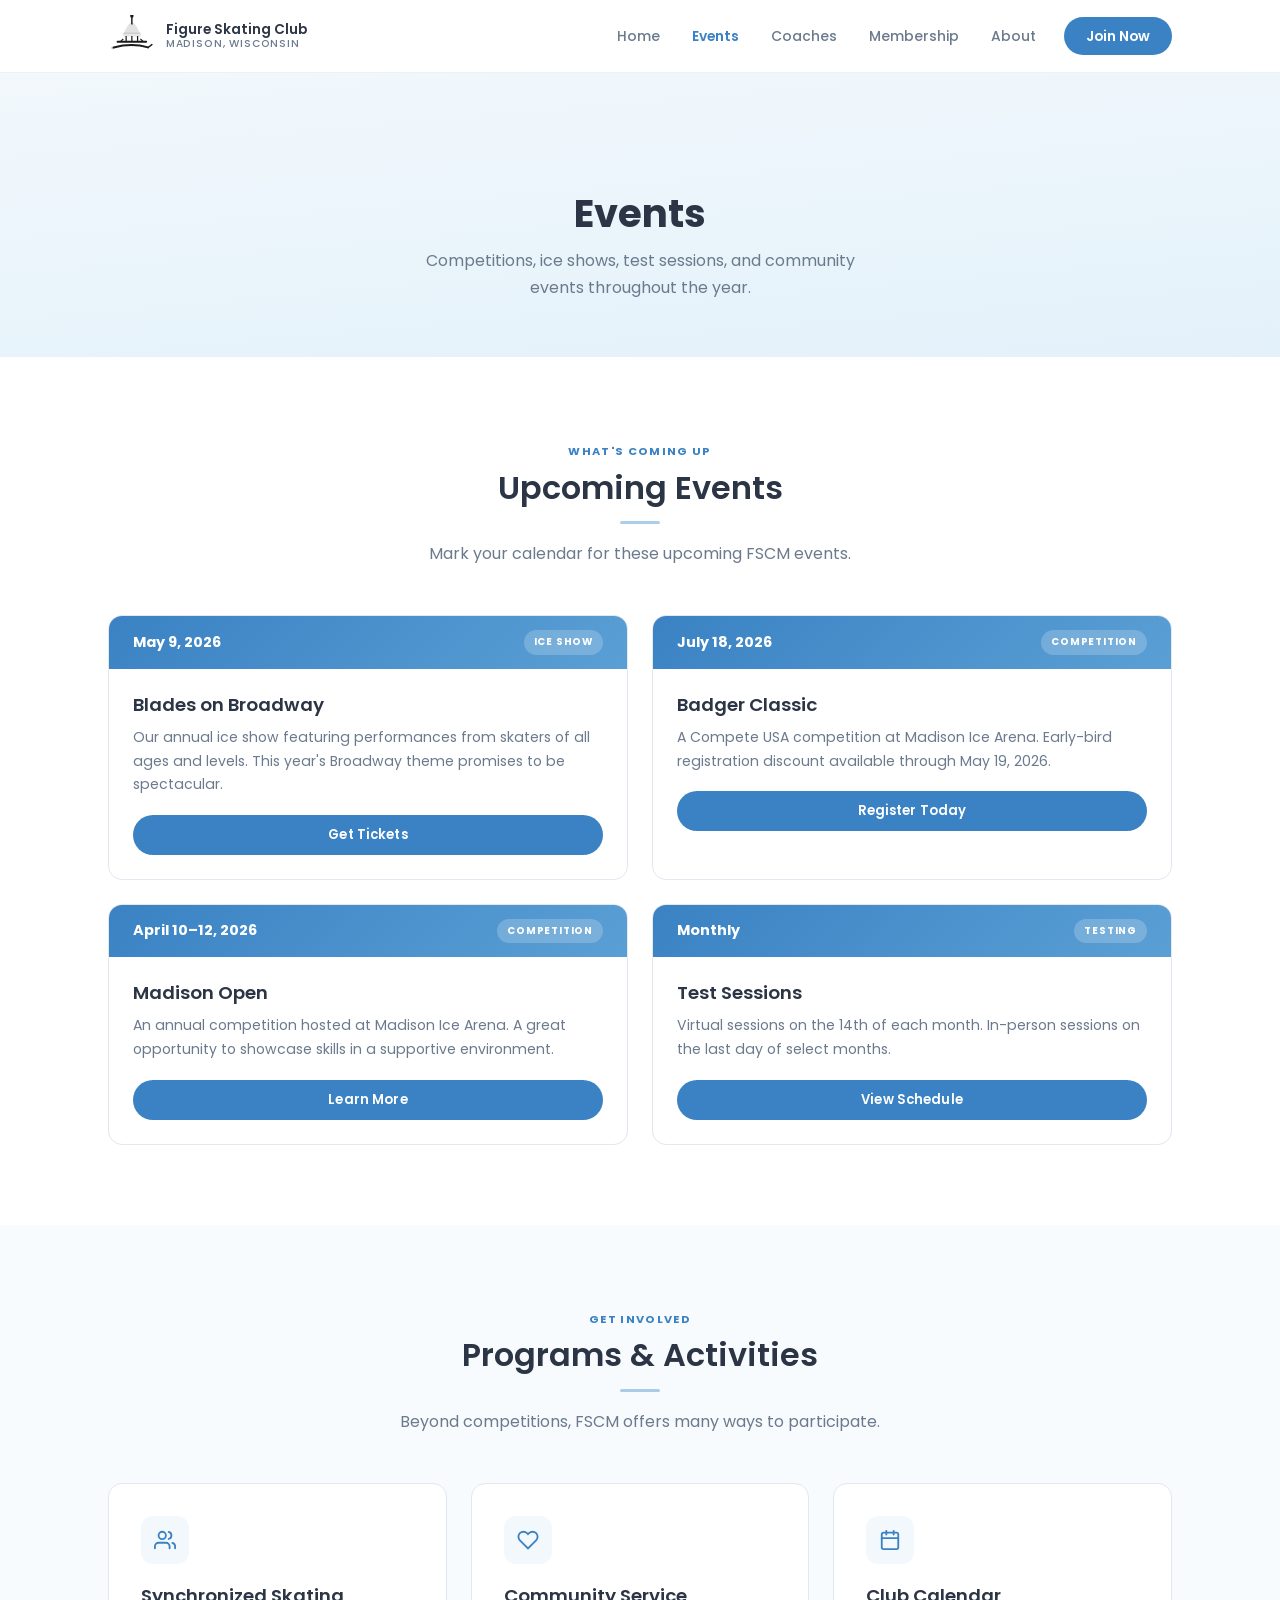
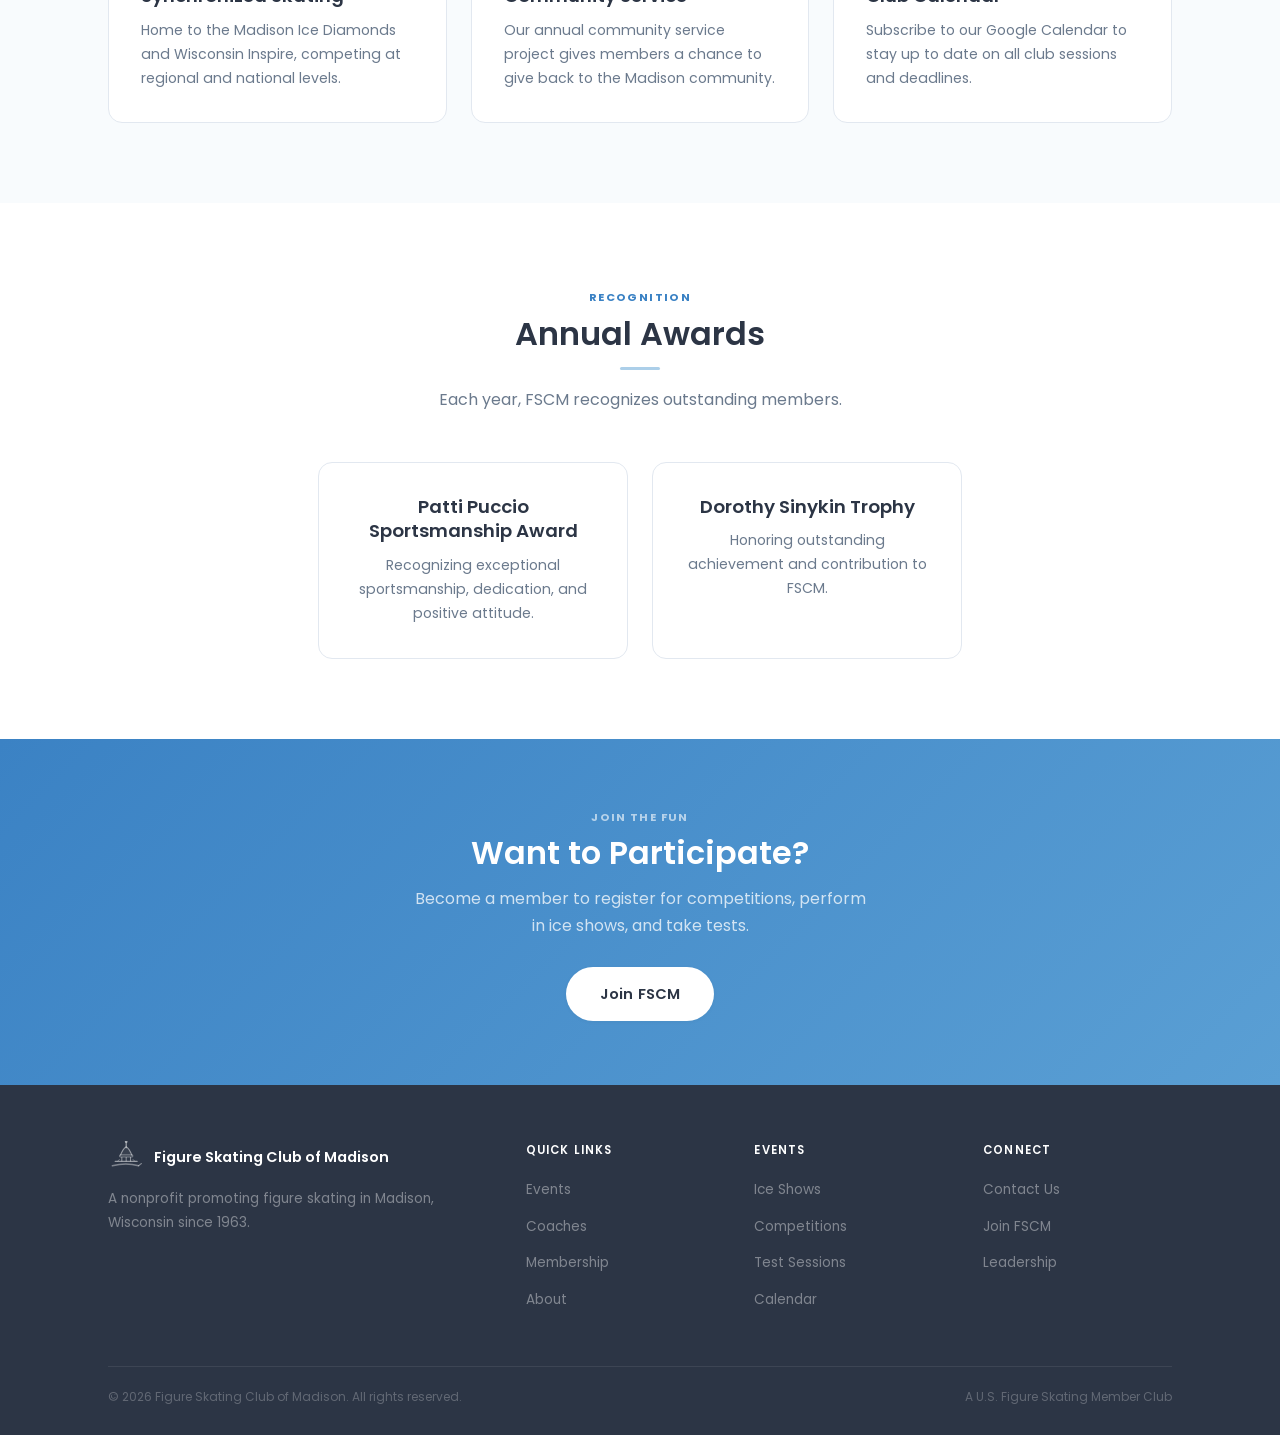
<file: events.html>
<!DOCTYPE html>
<html lang="en">
<head>
  <meta charset="UTF-8">
  <meta name="viewport" content="width=device-width, initial-scale=1.0">
  <title>Events &mdash; Figure Skating Club of Madison</title>
  <link rel="preconnect" href="https://fonts.googleapis.com">
  <link href="https://fonts.googleapis.com/css2?family=Poppins:wght@300;400;500;600;700&display=swap" rel="stylesheet">
  <link rel="stylesheet" href="styles.css">
</head>
<body>

<!-- NAV -->
  <nav class="nav" id="nav">
    <div class="container">
      <a href="index.html" class="nav-logo">
        <svg viewBox="0 0 50 44" fill="none" xmlns="http://www.w3.org/2000/svg">
          <!-- Spire -->
          <line x1="25" y1="2" x2="25" y2="10" stroke="#1a1a1a" stroke-width="1.5"/>
          <circle cx="25" cy="1" r="1.8" fill="#1a1a1a"/>
          <!-- Dome -->
          <path d="M17 20 Q21 10, 25 8 Q29 10, 33 20" fill="#1a1a1a" opacity=".12" stroke="#1a1a1a" stroke-width="1.5"/>
          <!-- Dome base -->
          <rect x="16" y="19" width="18" height="3" rx=".5" fill="#1a1a1a" opacity=".1" stroke="#1a1a1a" stroke-width="1.2"/>
          <!-- Columns -->
          <line x1="19" y1="22" x2="19" y2="28" stroke="#1a1a1a" stroke-width="1.3"/>
          <line x1="25" y1="22" x2="25" y2="28" stroke="#1a1a1a" stroke-width="1.3"/>
          <line x1="31" y1="22" x2="31" y2="28" stroke="#1a1a1a" stroke-width="1.3"/>
          <!-- Wings -->
          <line x1="13" y1="28" x2="16" y2="25" stroke="#1a1a1a" stroke-width="1.2"/>
          <line x1="37" y1="28" x2="34" y2="25" stroke="#1a1a1a" stroke-width="1.2"/>
          <!-- Base -->
          <line x1="10" y1="28" x2="40" y2="28" stroke="#1a1a1a" stroke-width="2" stroke-linecap="round"/>
          <!-- Blade -->
          <path d="M6 34 Q25 29, 42 34" stroke="#1a1a1a" stroke-width="2" stroke-linecap="round" fill="none"/>
          <path d="M42 34 L46 31" stroke="#1a1a1a" stroke-width="1.5" stroke-linecap="round"/>
          <circle cx="5" cy="34.5" r="1.5" fill="#1a1a1a" opacity=".3"/>
        </svg>
        <div class="nav-logo-text">
          <span class="club-name">Figure Skating Club</span>
          <span class="city">Madison, Wisconsin</span>
        </div>
      </a>
      <button class="nav-toggle" onclick="document.querySelector('.nav-links').classList.toggle('open')" aria-label="Menu">
        <span></span><span></span><span></span>
      </button>
      <div class="nav-links">
        <a href="index.html">Home</a>
        <a href="events.html" class="active">Events</a>
        <a href="coaches.html">Coaches</a>
        <a href="membership.html">Membership</a>
        <a href="about.html">About</a>
        <a href="membership.html" class="nav-cta">Join Now</a>
      </div>
    </div>
  </nav>

  <section class="page-header">
    <div class="container">
      <h1>Events</h1>
      <p>Competitions, ice shows, test sessions, and community events throughout the year.</p>
    </div>
  </section>

  <section class="section">
    <div class="container">
      <div class="section-header">
        <span class="section-label">What's Coming Up</span>
        <h2>Upcoming Events</h2>
        <div class="divider"></div>
        <p>Mark your calendar for these upcoming FSCM events.</p>
      </div>
      <div class="card-grid cols-2">
        <div class="event-card">
          <div class="event-date-bar"><span class="date">May 9, 2026</span><span class="event-tag">Ice Show</span></div>
          <div class="event-body">
            <h3>Blades on Broadway</h3>
            <p>Our annual ice show featuring performances from skaters of all ages and levels. This year's Broadway theme promises to be spectacular.</p>
            <a href="https://www.fscmadison.com/events" class="btn btn-primary btn-sm">Get Tickets</a>
          </div>
        </div>
        <div class="event-card">
          <div class="event-date-bar"><span class="date">July 18, 2026</span><span class="event-tag">Competition</span></div>
          <div class="event-body">
            <h3>Badger Classic</h3>
            <p>A Compete USA competition at Madison Ice Arena. Early-bird registration discount available through May 19, 2026.</p>
            <a href="https://www.fscmadison.com/events" class="btn btn-primary btn-sm">Register Today</a>
          </div>
        </div>
        <div class="event-card">
          <div class="event-date-bar"><span class="date">April 10&ndash;12, 2026</span><span class="event-tag">Competition</span></div>
          <div class="event-body">
            <h3>Madison Open</h3>
            <p>An annual competition hosted at Madison Ice Arena. A great opportunity to showcase skills in a supportive environment.</p>
            <a href="https://www.fscmadison.com/events" class="btn btn-primary btn-sm">Learn More</a>
          </div>
        </div>
        <div class="event-card">
          <div class="event-date-bar"><span class="date">Monthly</span><span class="event-tag">Testing</span></div>
          <div class="event-body">
            <h3>Test Sessions</h3>
            <p>Virtual sessions on the 14th of each month. In-person sessions on the last day of select months.</p>
            <a href="https://www.fscmadison.com/events" class="btn btn-primary btn-sm">View Schedule</a>
          </div>
        </div>
      </div>
    </div>
  </section>

  <section class="section section-alt">
    <div class="container">
      <div class="section-header">
        <span class="section-label">Get Involved</span>
        <h2>Programs &amp; Activities</h2>
        <div class="divider"></div>
        <p>Beyond competitions, FSCM offers many ways to participate.</p>
      </div>
      <div class="card-grid cols-3">
        <div class="card">
          <div class="card-icon"><svg width="22" height="22" viewBox="0 0 24 24" fill="none" stroke="currentColor" stroke-width="2" stroke-linecap="round"><path d="M17 21v-2a4 4 0 0 0-4-4H5a4 4 0 0 0-4 4v2"/><circle cx="9" cy="7" r="4"/><path d="M23 21v-2a4 4 0 0 0-3-3.87"/><path d="M16 3.13a4 4 0 0 1 0 7.75"/></svg></div>
          <h3>Synchronized Skating</h3>
          <p>Home to the Madison Ice Diamonds and Wisconsin Inspire, competing at regional and national levels.</p>
        </div>
        <div class="card">
          <div class="card-icon"><svg width="22" height="22" viewBox="0 0 24 24" fill="none" stroke="currentColor" stroke-width="2" stroke-linecap="round"><path d="M20.84 4.61a5.5 5.5 0 0 0-7.78 0L12 5.67l-1.06-1.06a5.5 5.5 0 0 0-7.78 7.78l1.06 1.06L12 21.23l7.78-7.78 1.06-1.06a5.5 5.5 0 0 0 0-7.78z"/></svg></div>
          <h3>Community Service</h3>
          <p>Our annual community service project gives members a chance to give back to the Madison community.</p>
        </div>
        <div class="card">
          <div class="card-icon"><svg width="22" height="22" viewBox="0 0 24 24" fill="none" stroke="currentColor" stroke-width="2" stroke-linecap="round"><rect x="3" y="4" width="18" height="18" rx="2" ry="2"/><line x1="16" y1="2" x2="16" y2="6"/><line x1="8" y1="2" x2="8" y2="6"/><line x1="3" y1="10" x2="21" y2="10"/></svg></div>
          <h3>Club Calendar</h3>
          <p>Subscribe to our Google Calendar to stay up to date on all club sessions and deadlines.</p>
        </div>
      </div>
    </div>
  </section>

  <section class="section">
    <div class="container" style="max-width:700px;">
      <div class="section-header">
        <span class="section-label">Recognition</span>
        <h2>Annual Awards</h2>
        <div class="divider"></div>
        <p>Each year, FSCM recognizes outstanding members.</p>
      </div>
      <div class="card-grid cols-2">
        <div class="card text-center"><h3>Patti Puccio Sportsmanship Award</h3><p>Recognizing exceptional sportsmanship, dedication, and positive attitude.</p></div>
        <div class="card text-center"><h3>Dorothy Sinykin Trophy</h3><p>Honoring outstanding achievement and contribution to FSCM.</p></div>
      </div>
    </div>
  </section>

  <section class="cta-banner">
    <div class="container">
      <span class="section-label">Join the Fun</span>
      <h2>Want to Participate?</h2>
      <p>Become a member to register for competitions, perform in ice shows, and take tests.</p>
      <a href="membership.html" class="btn btn-white btn-lg">Join FSCM</a>
    </div>
  </section>


<!-- FOOTER -->
  <footer class="footer">
    <div class="container">
      <div class="footer-grid">
        <div class="footer-brand">
          <div class="footer-logo-wrap">
            <svg viewBox="0 0 50 44" fill="none" xmlns="http://www.w3.org/2000/svg">
              <line x1="25" y1="2" x2="25" y2="10" stroke="rgba(255,255,255,.6)" stroke-width="1.5"/>
              <circle cx="25" cy="1" r="1.8" fill="rgba(255,255,255,.6)"/>
              <path d="M17 20 Q21 10, 25 8 Q29 10, 33 20" fill="rgba(255,255,255,.06)" stroke="rgba(255,255,255,.5)" stroke-width="1.5"/>
              <rect x="16" y="19" width="18" height="3" rx=".5" fill="rgba(255,255,255,.06)" stroke="rgba(255,255,255,.4)" stroke-width="1.2"/>
              <line x1="19" y1="22" x2="19" y2="28" stroke="rgba(255,255,255,.5)" stroke-width="1.3"/>
              <line x1="25" y1="22" x2="25" y2="28" stroke="rgba(255,255,255,.5)" stroke-width="1.3"/>
              <line x1="31" y1="22" x2="31" y2="28" stroke="rgba(255,255,255,.5)" stroke-width="1.3"/>
              <line x1="13" y1="28" x2="16" y2="25" stroke="rgba(255,255,255,.4)" stroke-width="1.2"/>
              <line x1="37" y1="28" x2="34" y2="25" stroke="rgba(255,255,255,.4)" stroke-width="1.2"/>
              <line x1="10" y1="28" x2="40" y2="28" stroke="rgba(255,255,255,.5)" stroke-width="2" stroke-linecap="round"/>
              <path d="M6 34 Q25 29, 42 34" stroke="rgba(255,255,255,.4)" stroke-width="2" stroke-linecap="round" fill="none"/>
              <path d="M42 34 L46 31" stroke="rgba(255,255,255,.4)" stroke-width="1.5" stroke-linecap="round"/>
            </svg>
            <span>Figure Skating Club of Madison</span>
          </div>
          <p>A nonprofit promoting figure skating in Madison, Wisconsin since 1963.</p>
        </div>
        <div>
          <h4>Quick Links</h4>
          <ul>
            <li><a href="events.html">Events</a></li>
            <li><a href="coaches.html">Coaches</a></li>
            <li><a href="membership.html">Membership</a></li>
            <li><a href="about.html">About</a></li>
          </ul>
        </div>
        <div>
          <h4>Events</h4>
          <ul>
            <li><a href="events.html">Ice Shows</a></li>
            <li><a href="events.html">Competitions</a></li>
            <li><a href="events.html">Test Sessions</a></li>
            <li><a href="events.html">Calendar</a></li>
          </ul>
        </div>
        <div>
          <h4>Connect</h4>
          <ul>
            <li><a href="about.html">Contact Us</a></li>
            <li><a href="membership.html">Join FSCM</a></li>
            <li><a href="about.html">Leadership</a></li>
          </ul>
        </div>
      </div>
      <div class="footer-bottom">
        <span>&copy; 2026 Figure Skating Club of Madison. All rights reserved.</span>
        <span>A U.S. Figure Skating Member Club</span>
      </div>
    </div>
  </footer>

  <script>
    window.addEventListener('scroll', () => {
      document.getElementById('nav').classList.toggle('scrolled', window.scrollY > 20);
    });
    const observer = new IntersectionObserver((entries) => {
      entries.forEach(e => { if (e.isIntersecting) e.target.classList.add('visible'); });
    }, { threshold: 0.1 });
    document.querySelectorAll('.card, .event-card, .info-block').forEach(el => {
      el.classList.add('reveal');
      observer.observe(el);
    });
  </script>

</body>
</html>
</file>
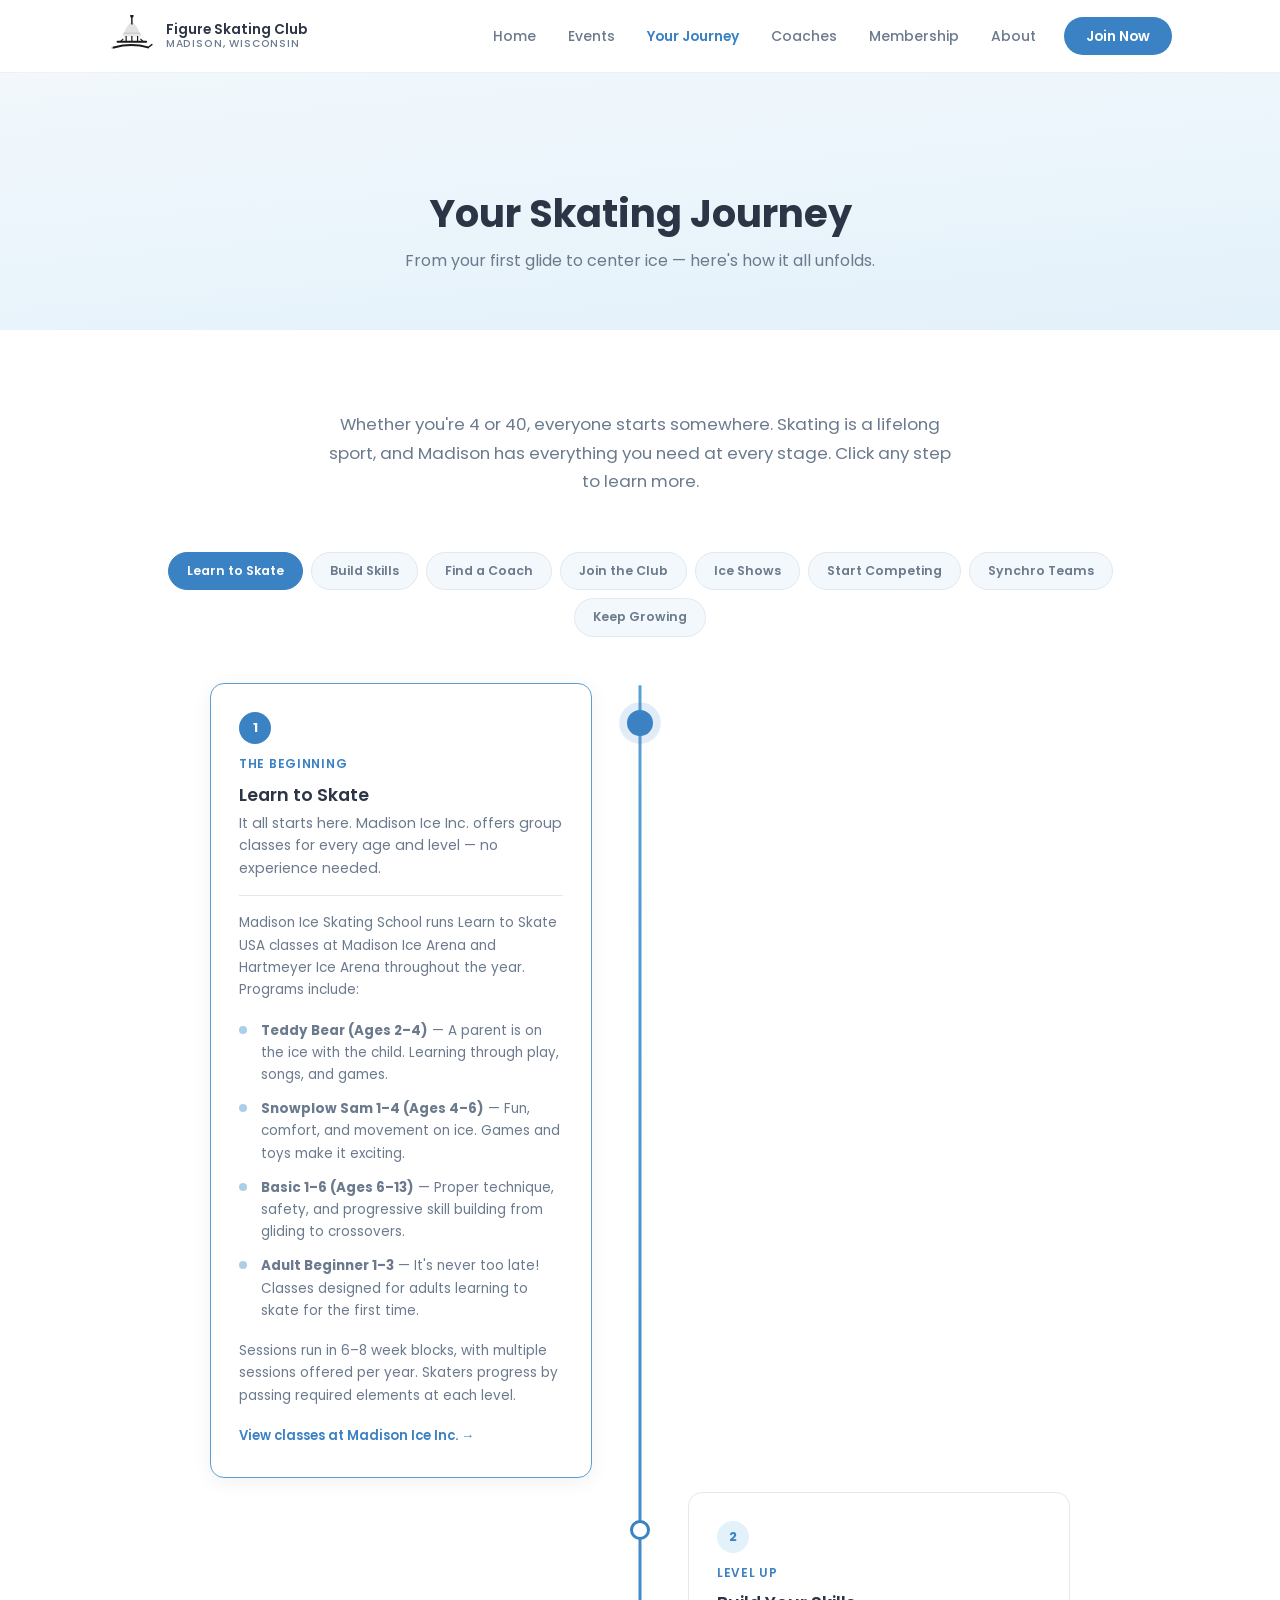
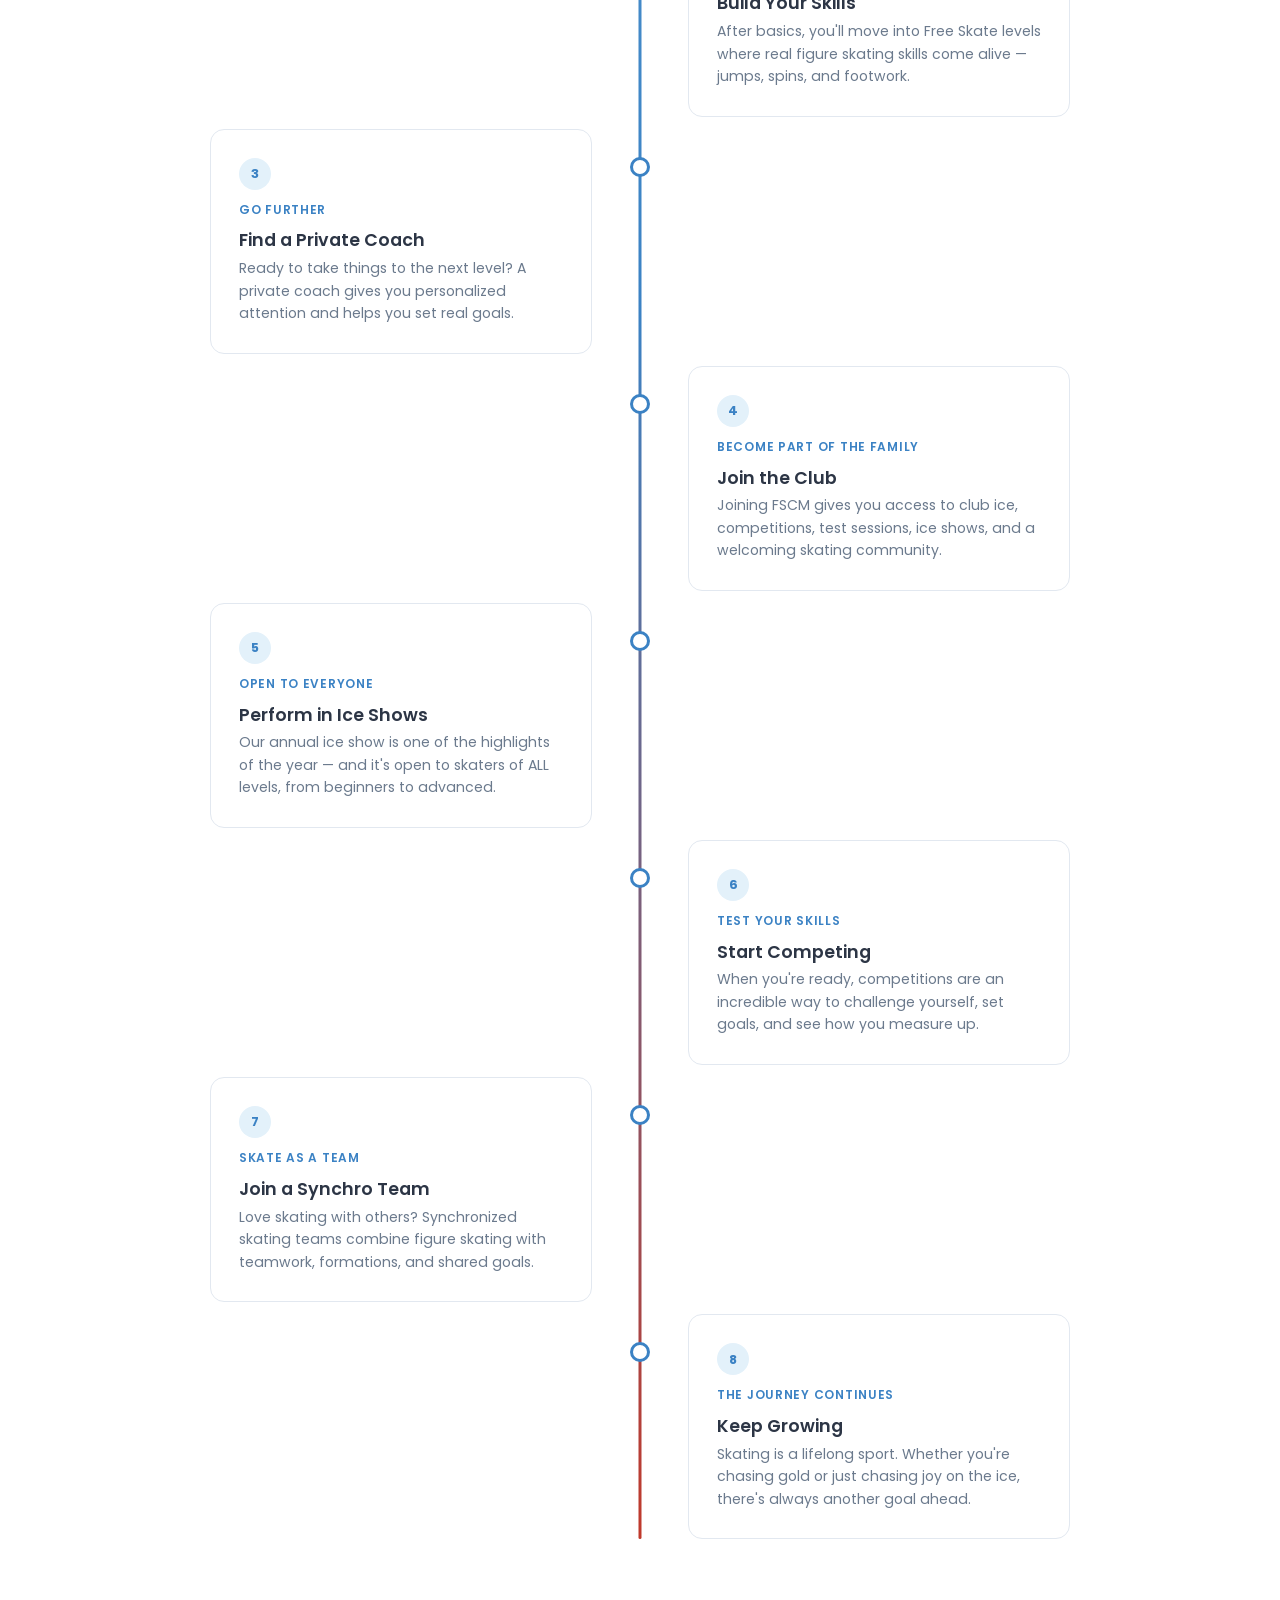
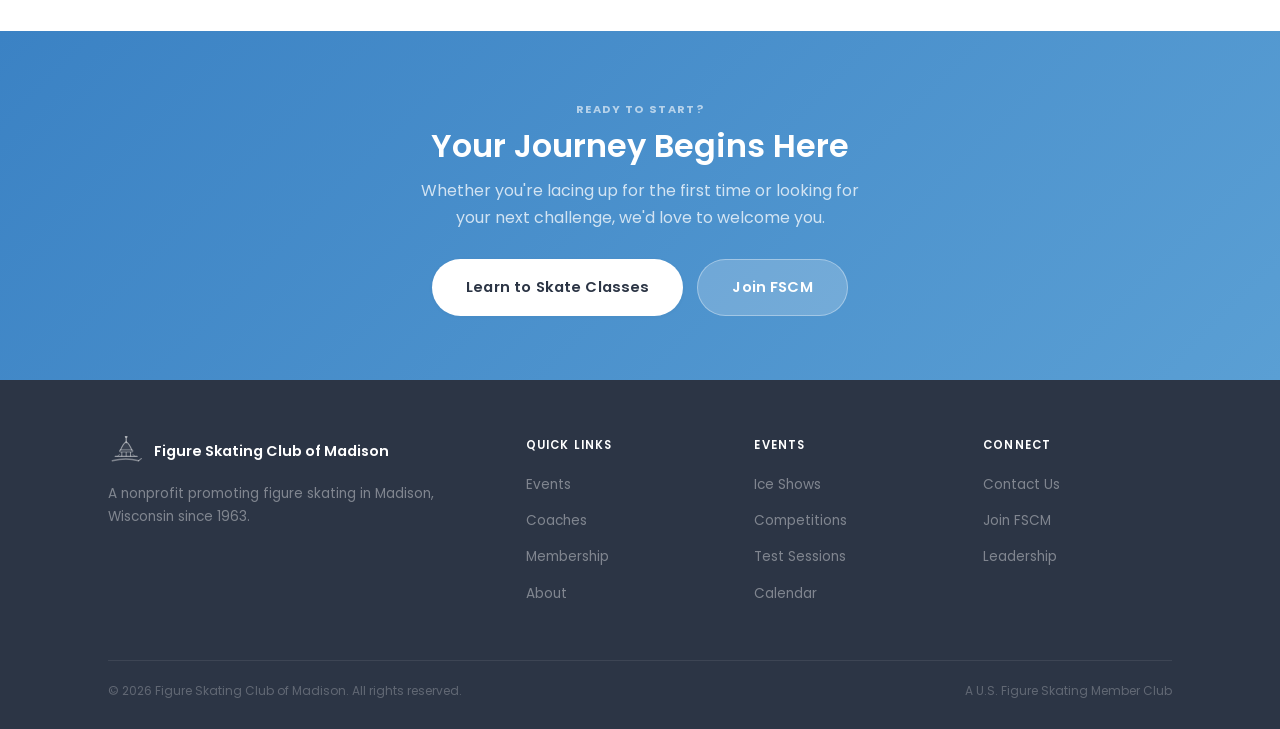
<file: journey.html>
<!DOCTYPE html>
<html lang="en">
<head>
  <meta charset="UTF-8">
  <meta name="viewport" content="width=device-width, initial-scale=1.0">
  <title>Your Skating Journey &mdash; Figure Skating Club of Madison</title>
  <link rel="preconnect" href="https://fonts.googleapis.com">
  <link href="https://fonts.googleapis.com/css2?family=Poppins:wght@300;400;500;600;700&display=swap" rel="stylesheet">
  <link rel="stylesheet" href="styles.css">
  <style>
    /* Journey-specific styles */
    .journey-intro { max-width: 640px; margin: 0 auto 56px; text-align: center; }
    .journey-intro p { font-size: 1.05rem; }

    /* Timeline */
    .timeline { position: relative; max-width: 900px; margin: 0 auto; padding: 0 20px; }
    .timeline::before {
      content: '';
      position: absolute;
      left: 50%;
      transform: translateX(-50%);
      top: 0; bottom: 0;
      width: 3px;
      background: linear-gradient(to bottom, var(--blue-soft), var(--blue), var(--red));
      border-radius: 3px;
    }
    @media (max-width: 768px) {
      .timeline::before { left: 24px; }
    }

    .timeline-step {
      position: relative;
      margin-bottom: 12px;
      width: 50%;
      cursor: pointer;
    }
    .timeline-step:nth-child(odd) {
      left: 0;
      padding-right: 48px;
    }
    .timeline-step:nth-child(even) {
      left: 50%;
      padding-left: 48px;
    }
    @media (max-width: 768px) {
      .timeline-step,
      .timeline-step:nth-child(odd),
      .timeline-step:nth-child(even) {
        width: 100%;
        left: 0;
        padding-left: 60px;
        padding-right: 0;
      }
    }

    /* Dot on timeline */
    .timeline-dot {
      position: absolute;
      top: 28px;
      width: 20px; height: 20px;
      border-radius: 50%;
      background: var(--white);
      border: 3px solid var(--blue);
      z-index: 2;
      transition: all .3s ease;
    }
    .timeline-step:nth-child(odd) .timeline-dot { right: -10px; }
    .timeline-step:nth-child(even) .timeline-dot { left: -10px; }
    @media (max-width: 768px) {
      .timeline-step .timeline-dot,
      .timeline-step:nth-child(odd) .timeline-dot,
      .timeline-step:nth-child(even) .timeline-dot {
        left: 14px; right: auto;
      }
    }
    .timeline-step.active .timeline-dot,
    .timeline-step:hover .timeline-dot {
      background: var(--blue);
      transform: scale(1.3);
      box-shadow: 0 0 0 6px rgba(59,130,196,.15);
    }

    /* Step number */
    .step-number {
      display: inline-flex; align-items: center; justify-content: center;
      width: 32px; height: 32px;
      background: var(--sky);
      border-radius: 50%;
      font-size: .8rem; font-weight: 700;
      color: var(--blue);
      margin-bottom: 10px;
    }
    .timeline-step.active .step-number {
      background: var(--blue);
      color: var(--white);
    }

    /* Card content */
    .step-card {
      background: var(--white);
      border: 1px solid var(--border);
      border-radius: var(--radius);
      padding: 28px;
      transition: all .3s ease;
      position: relative;
    }
    .step-card:hover,
    .timeline-step.active .step-card {
      box-shadow: var(--shadow-md);
      border-color: var(--blue-soft);
      transform: translateY(-2px);
    }
    .step-card h3 {
      font-size: 1.1rem;
      margin-bottom: 4px;
    }
    .step-card .step-subtitle {
      font-size: .75rem;
      font-weight: 600;
      text-transform: uppercase;
      letter-spacing: .06em;
      color: var(--blue);
      margin-bottom: 10px;
    }
    .step-card .step-summary {
      font-size: .88rem;
      color: var(--text-light);
      line-height: 1.6;
    }

    /* Expandable detail */
    .step-detail {
      max-height: 0;
      overflow: hidden;
      transition: max-height .4s ease, padding .3s ease;
      padding: 0;
    }
    .timeline-step.active .step-detail {
      max-height: 600px;
      padding-top: 16px;
    }
    .step-detail-inner {
      border-top: 1px solid var(--border);
      padding-top: 16px;
    }
    .step-detail-inner p {
      font-size: .85rem;
      color: var(--text-light);
      margin-bottom: 10px;
      line-height: 1.65;
    }
    .step-detail-inner .detail-list {
      margin: 12px 0;
    }
    .step-detail-inner .detail-list li {
      font-size: .84rem;
      color: var(--text-light);
      padding: 6px 0 6px 22px;
      position: relative;
    }
    .step-detail-inner .detail-list li::before {
      content: ''; position: absolute; left: 0; top: 12px;
      width: 8px; height: 8px; border-radius: 50%;
      background: var(--blue-soft); opacity: .5;
    }
    .detail-link {
      display: inline-flex; align-items: center; gap: 6px;
      font-size: .82rem; font-weight: 600;
      color: var(--blue);
      margin-top: 8px;
      transition: gap .2s;
    }
    .detail-link:hover { gap: 10px; }

    /* Click hint */
    .click-hint {
      display: flex; align-items: center; gap: 6px;
      font-size: .72rem; font-weight: 500;
      color: var(--text-light);
      margin-bottom: 8px;
    }
    .click-hint svg {
      width: 14px; height: 14px;
      color: var(--blue-soft);
    }

    /* Quick-nav pills */
    .journey-nav {
      display: flex; flex-wrap: wrap; gap: 8px;
      justify-content: center;
      margin-bottom: 48px;
    }
    .journey-pill {
      padding: 8px 18px;
      border-radius: 50px;
      font-size: .78rem; font-weight: 600;
      background: var(--sky-light);
      color: var(--text-light);
      border: 1px solid var(--border);
      cursor: pointer;
      transition: all .25s;
    }
    .journey-pill:hover,
    .journey-pill.active {
      background: var(--blue);
      color: var(--white);
      border-color: var(--blue);
    }

    /* Mobile journey fixes */
    @media (max-width: 768px) {
      .journey-intro { margin-bottom: 32px; }
      .journey-intro p { font-size: .95rem; }
      .journey-nav { gap: 6px; margin-bottom: 32px; }
      .journey-pill { padding: 7px 14px; font-size: .72rem; }
      .step-card { padding: 20px; }
      .step-card h3 { font-size: 1rem; }
      .step-card .step-summary { font-size: .84rem; }
      .step-detail-inner p { font-size: .82rem; }
      .step-detail-inner .detail-list li { font-size: .82rem; padding: 5px 0 5px 20px; }
      .timeline { padding: 0 8px; }
    }
    @media (max-width: 480px) {
      .journey-nav { gap: 5px; }
      .journey-pill { padding: 6px 11px; font-size: .68rem; }
      .timeline-step,
      .timeline-step:nth-child(odd),
      .timeline-step:nth-child(even) { padding-left: 48px; }
      .timeline::before { left: 18px; }
      .timeline-step .timeline-dot,
      .timeline-step:nth-child(odd) .timeline-dot,
      .timeline-step:nth-child(even) .timeline-dot { left: 9px; width: 16px; height: 16px; }
      .step-card { padding: 16px; }
      .step-number { width: 28px; height: 28px; font-size: .72rem; }
    }
  </style>
</head>
<body>

<!-- NAV -->
<nav class="nav" id="nav">
  <div class="container">
    <a href="index.html" class="nav-logo">
      <svg viewBox="0 0 50 44" fill="none" xmlns="http://www.w3.org/2000/svg">
        <line x1="25" y1="2" x2="25" y2="10" stroke="#1a1a1a" stroke-width="1.5"/>
        <circle cx="25" cy="1" r="1.8" fill="#1a1a1a"/>
        <path d="M17 20 Q21 10, 25 8 Q29 10, 33 20" fill="#1a1a1a" opacity=".12" stroke="#1a1a1a" stroke-width="1.5"/>
        <rect x="16" y="19" width="18" height="3" rx=".5" fill="#1a1a1a" opacity=".1" stroke="#1a1a1a" stroke-width="1.2"/>
        <line x1="19" y1="22" x2="19" y2="28" stroke="#1a1a1a" stroke-width="1.3"/>
        <line x1="25" y1="22" x2="25" y2="28" stroke="#1a1a1a" stroke-width="1.3"/>
        <line x1="31" y1="22" x2="31" y2="28" stroke="#1a1a1a" stroke-width="1.3"/>
        <line x1="13" y1="28" x2="16" y2="25" stroke="#1a1a1a" stroke-width="1.2"/>
        <line x1="37" y1="28" x2="34" y2="25" stroke="#1a1a1a" stroke-width="1.2"/>
        <line x1="10" y1="28" x2="40" y2="28" stroke="#1a1a1a" stroke-width="2" stroke-linecap="round"/>
        <path d="M6 34 Q25 29, 42 34" stroke="#1a1a1a" stroke-width="2" stroke-linecap="round" fill="none"/>
        <path d="M42 34 L46 31" stroke="#1a1a1a" stroke-width="1.5" stroke-linecap="round"/>
        <circle cx="5" cy="34.5" r="1.5" fill="#1a1a1a" opacity=".3"/>
      </svg>
      <div class="nav-logo-text">
        <span class="club-name">Figure Skating Club</span>
        <span class="city">Madison, Wisconsin</span>
      </div>
    </a>
    <button class="nav-toggle" onclick="document.querySelector('.nav-links').classList.toggle('open')" aria-label="Menu">
      <span></span><span></span><span></span>
    </button>
    <div class="nav-links">
      <a href="index.html">Home</a>
      <a href="events.html">Events</a>
      <a href="journey.html" class="active">Your Journey</a>
      <a href="coaches.html">Coaches</a>
      <a href="membership.html">Membership</a>
      <a href="about.html">About</a>
      <a href="membership.html" class="nav-cta">Join Now</a>
    </div>
  </div>
</nav>

<section class="page-header">
  <div class="container">
    <h1>Your Skating Journey</h1>
    <p>From your first glide to center ice &mdash; here's how it all unfolds.</p>
  </div>
</section>

<section class="section">
  <div class="container">
    <div class="journey-intro">
      <p>Whether you're 4 or 40, everyone starts somewhere. Skating is a lifelong sport, and Madison has everything you need at every stage. Click any step to learn more.</p>
    </div>

    <!-- Quick-nav pills -->
    <div class="journey-nav">
      <span class="journey-pill active" onclick="scrollToStep(0)">Learn to Skate</span>
      <span class="journey-pill" onclick="scrollToStep(1)">Build Skills</span>
      <span class="journey-pill" onclick="scrollToStep(2)">Find a Coach</span>
      <span class="journey-pill" onclick="scrollToStep(3)">Join the Club</span>
      <span class="journey-pill" onclick="scrollToStep(4)">Ice Shows</span>
      <span class="journey-pill" onclick="scrollToStep(5)">Start Competing</span>
      <span class="journey-pill" onclick="scrollToStep(6)">Synchro Teams</span>
      <span class="journey-pill" onclick="scrollToStep(7)">Keep Growing</span>
    </div>

    <!-- Timeline -->
    <div class="timeline">

      <!-- Step 1: Learn to Skate -->
      <div class="timeline-step active" onclick="toggleStep(this, 0)">
        <div class="timeline-dot"></div>
        <div class="step-card">
          <span class="step-number">1</span>
          <div class="step-subtitle">The Beginning</div>
          <h3>Learn to Skate</h3>
          <p class="step-summary">It all starts here. Madison Ice Inc. offers group classes for every age and level &mdash; no experience needed.</p>
          <div class="step-detail">
            <div class="step-detail-inner">
              <p>Madison Ice Skating School runs Learn to Skate USA classes at Madison Ice Arena and Hartmeyer Ice Arena throughout the year. Programs include:</p>
              <ul class="detail-list">
                <li><strong>Teddy Bear (Ages 2&ndash;4)</strong> &mdash; A parent is on the ice with the child. Learning through play, songs, and games.</li>
                <li><strong>Snowplow Sam 1&ndash;4 (Ages 4&ndash;6)</strong> &mdash; Fun, comfort, and movement on ice. Games and toys make it exciting.</li>
                <li><strong>Basic 1&ndash;6 (Ages 6&ndash;13)</strong> &mdash; Proper technique, safety, and progressive skill building from gliding to crossovers.</li>
                <li><strong>Adult Beginner 1&ndash;3</strong> &mdash; It's never too late! Classes designed for adults learning to skate for the first time.</li>
              </ul>
              <p>Sessions run in 6&ndash;8 week blocks, with multiple sessions offered per year. Skaters progress by passing required elements at each level.</p>
              <a href="https://www.madisoniceinc.com/classdescriptions" class="detail-link">View classes at Madison Ice Inc. &rarr;</a>
            </div>
          </div>
        </div>
      </div>

      <!-- Step 2: Build Your Skills -->
      <div class="timeline-step" onclick="toggleStep(this, 1)">
        <div class="timeline-dot"></div>
        <div class="step-card">
          <span class="step-number">2</span>
          <div class="step-subtitle">Level Up</div>
          <h3>Build Your Skills</h3>
          <p class="step-summary">After basics, you'll move into Free Skate levels where real figure skating skills come alive &mdash; jumps, spins, and footwork.</p>
          <div class="step-detail">
            <div class="step-detail-inner">
              <p>Once you've completed the Basic levels, it's time for the Free Skate curriculum &mdash; this is where figure skating really begins:</p>
              <ul class="detail-list">
                <li><strong>Pre Free Skate</strong> &mdash; Introduction to edges, turns, and the fundamentals of free skating.</li>
                <li><strong>Free Skate 1&ndash;6</strong> &mdash; Each level covers three areas: skating skills, jumps, and spins. You'll learn waltz jumps, toe loops, salchows, and basic spins.</li>
                <li><strong>Hockey Track (1&ndash;4)</strong> &mdash; If hockey is your goal, there's a dedicated skills progression too.</li>
              </ul>
              <p>This is also when many skaters start thinking about private coaching to accelerate their progress.</p>
            </div>
          </div>
        </div>
      </div>

      <!-- Step 3: Find a Coach -->
      <div class="timeline-step" onclick="toggleStep(this, 2)">
        <div class="timeline-dot"></div>
        <div class="step-card">
          <span class="step-number">3</span>
          <div class="step-subtitle">Go Further</div>
          <h3>Find a Private Coach</h3>
          <p class="step-summary">Ready to take things to the next level? A private coach gives you personalized attention and helps you set real goals.</p>
          <div class="step-detail">
            <div class="step-detail-inner">
              <p>Private lessons are where skaters make the biggest leaps. FSCM has 15 certified coaches with a range of specialties. Here's how to get started:</p>
              <ul class="detail-list">
                <li><strong>Watch and ask</strong> &mdash; Observe coaches during club sessions. Ask other skaters and parents for recommendations.</li>
                <li><strong>Try a lesson</strong> &mdash; Most coaches offer trial lessons so you can find the right fit for your learning style.</li>
                <li><strong>Consider your goals</strong> &mdash; Some coaches specialize in freestyle and jumps, others in ice dance, moves in the field, or choreography.</li>
                <li><strong>Credentials matter</strong> &mdash; All FSCM coaches maintain U.S. Figure Skating certification and Coach I.C.E. compliance.</li>
              </ul>
              <p>Private lessons are typically 20&ndash;30 minutes and take place during club freestyle sessions. Costs vary by coach.</p>
              <a href="coaches.html" class="detail-link">Meet our coaches &rarr;</a>
            </div>
          </div>
        </div>
      </div>

      <!-- Step 4: Join FSCM -->
      <div class="timeline-step" onclick="toggleStep(this, 3)">
        <div class="timeline-dot"></div>
        <div class="step-card">
          <span class="step-number">4</span>
          <div class="step-subtitle">Become Part of the Family</div>
          <h3>Join the Club</h3>
          <p class="step-summary">Joining FSCM gives you access to club ice, competitions, test sessions, ice shows, and a welcoming skating community.</p>
          <div class="step-detail">
            <div class="step-detail-inner">
              <p>FSCM membership unlocks everything the club has to offer:</p>
              <ul class="detail-list">
                <li><strong>500+ hours of club ice</strong> at Madison Ice Arena and Hartmeyer Ice Arena</li>
                <li><strong>U.S. Figure Skating membership</strong> included &mdash; required for testing and competing</li>
                <li><strong>Test sessions</strong> to officially track your progress through the USFS level structure</li>
                <li><strong>Competition eligibility</strong> for USFS-sanctioned events</li>
                <li><strong>Ice show participation</strong> &mdash; perform in our annual show!</li>
                <li><strong>Community</strong> &mdash; social events, service projects, and lifelong friendships</li>
              </ul>
              <a href="membership.html" class="detail-link">View membership options &rarr;</a>
            </div>
          </div>
        </div>
      </div>

      <!-- Step 5: Ice Shows -->
      <div class="timeline-step" onclick="toggleStep(this, 4)">
        <div class="timeline-dot"></div>
        <div class="step-card">
          <span class="step-number">5</span>
          <div class="step-subtitle">Open to Everyone</div>
          <h3>Perform in Ice Shows</h3>
          <p class="step-summary">Our annual ice show is one of the highlights of the year &mdash; and it's open to skaters of ALL levels, from beginners to advanced.</p>
          <div class="step-detail">
            <div class="step-detail-inner">
              <p>You don't have to be a competitive skater to perform! Ice shows are for everyone in the club:</p>
              <ul class="detail-list">
                <li><strong>Group numbers</strong> &mdash; Skate with others at your level in themed choreography</li>
                <li><strong>Solo &amp; duet opportunities</strong> &mdash; For more advanced skaters who want to showcase their skills</li>
                <li><strong>Costumes &amp; music</strong> &mdash; Each year has a fun theme (this year: Blades on Broadway!)</li>
                <li><strong>A real audience</strong> &mdash; Family, friends, and the Madison community come out to watch</li>
              </ul>
              <p>For many skaters, the ice show is their favorite part of the year. It's a chance to perform, build confidence, and celebrate all the hard work.</p>
              <a href="events.html" class="detail-link">See upcoming shows &rarr;</a>
            </div>
          </div>
        </div>
      </div>

      <!-- Step 6: Start Competing -->
      <div class="timeline-step" onclick="toggleStep(this, 5)">
        <div class="timeline-dot"></div>
        <div class="step-card">
          <span class="step-number">6</span>
          <div class="step-subtitle">Test Your Skills</div>
          <h3>Start Competing</h3>
          <p class="step-summary">When you're ready, competitions are an incredible way to challenge yourself, set goals, and see how you measure up.</p>
          <div class="step-detail">
            <div class="step-detail-inner">
              <p>There are several competition pathways, and your coach will help you decide when you're ready:</p>
              <ul class="detail-list">
                <li><strong>Compete USA</strong> &mdash; The perfect entry point. Low-pressure, fun, and designed for beginners. FSCM hosts the Badger Classic in this format.</li>
                <li><strong>Excel Series</strong> &mdash; More advanced competitions with structured levels, but still balanced for skaters who aren't on the full competitive track.</li>
                <li><strong>Championship/Qualifying</strong> &mdash; The national qualifying track for skaters aiming for Regionals, Sectionals, and beyond.</li>
              </ul>
              <p><strong>What you need to compete:</strong></p>
              <ul class="detail-list">
                <li>U.S. Figure Skating membership (included with FSCM membership)</li>
                <li>Appropriate test level passed for your competition level</li>
                <li>A program with music, choreographed with your coach</li>
                <li>Competition attire that meets USFS guidelines</li>
              </ul>
              <p>FSCM hosts USFS test sessions on the 14th and last day of each month &mdash; both virtual and in-person.</p>
              <a href="events.html" class="detail-link">View competitions &amp; test sessions &rarr;</a>
            </div>
          </div>
        </div>
      </div>

      <!-- Step 7: Synchro Teams -->
      <div class="timeline-step" onclick="toggleStep(this, 6)">
        <div class="timeline-dot"></div>
        <div class="step-card">
          <span class="step-number">7</span>
          <div class="step-subtitle">Skate as a Team</div>
          <h3>Join a Synchro Team</h3>
          <p class="step-summary">Love skating with others? Synchronized skating teams combine figure skating with teamwork, formations, and shared goals.</p>
          <div class="step-detail">
            <div class="step-detail-inner">
              <p>Madison is home to the <strong>Madison Ice Diamonds</strong>, with teams at multiple levels:</p>
              <ul class="detail-list">
                <li><strong>Aspire Snowplow Sam</strong> &mdash; For the youngest skaters just starting out</li>
                <li><strong>Aspire Beginner &amp; Pre-Preliminary</strong> &mdash; Building skills and learning formations</li>
                <li><strong>Pre-Juvenile &amp; Open Juvenile</strong> &mdash; Competitive synchro at regional and national events</li>
                <li><strong>Open Adult/Masters</strong> &mdash; Yes, adults can do synchro too!</li>
              </ul>
              <p>There's also an <strong>Intro to Synchronized Skating</strong> class through Madison Ice Inc. where you can try it out before committing to a team. Synchro teaches teamwork, discipline, and creates incredible friendships.</p>
              <a href="https://madisonicediamonds.weebly.com/about.html" class="detail-link">Learn about the Madison Ice Diamonds &rarr;</a>
            </div>
          </div>
        </div>
      </div>

      <!-- Step 8: Keep Growing -->
      <div class="timeline-step" onclick="toggleStep(this, 7)">
        <div class="timeline-dot"></div>
        <div class="step-card">
          <span class="step-number">8</span>
          <div class="step-subtitle">The Journey Continues</div>
          <h3>Keep Growing</h3>
          <p class="step-summary">Skating is a lifelong sport. Whether you're chasing gold or just chasing joy on the ice, there's always another goal ahead.</p>
          <div class="step-detail">
            <div class="step-detail-inner">
              <p>The beauty of figure skating is that it never ends. As you progress, you can:</p>
              <ul class="detail-list">
                <li><strong>Pass higher USFS tests</strong> &mdash; Work your way through Pre-Preliminary, Preliminary, Pre-Juvenile, Juvenile, Intermediate, Novice, Junior, and Senior levels</li>
                <li><strong>Compete in adult events</strong> &mdash; FSCM hosts the Midwestern Adult Sectional Championships</li>
                <li><strong>Give back</strong> &mdash; Help with the club's community service projects, mentor younger skaters, or volunteer at competitions</li>
                <li><strong>Become a coach</strong> &mdash; Many of our coaches started right here in Madison</li>
              </ul>
              <p>Whatever your goals, FSCM is here to support you every step of the way.</p>
              <a href="about.html" class="detail-link">Learn more about FSCM &rarr;</a>
            </div>
          </div>
        </div>
      </div>

    </div>
  </div>
</section>

<section class="cta-banner">
  <div class="container">
    <span class="section-label">Ready to Start?</span>
    <h2>Your Journey Begins Here</h2>
    <p>Whether you're lacing up for the first time or looking for your next challenge, we'd love to welcome you.</p>
    <div style="display: flex; gap: 14px; justify-content: center; flex-wrap: wrap;">
      <a href="https://www.madisoniceinc.com/classdescriptions" class="btn btn-white btn-lg">Learn to Skate Classes</a>
      <a href="membership.html" class="btn btn-ghost btn-lg">Join FSCM</a>
    </div>
  </div>
</section>

<!-- FOOTER -->
<footer class="footer">
  <div class="container">
    <div class="footer-grid">
      <div class="footer-brand">
        <div class="footer-logo-wrap">
          <svg viewBox="0 0 50 44" fill="none" xmlns="http://www.w3.org/2000/svg">
            <line x1="25" y1="2" x2="25" y2="10" stroke="rgba(255,255,255,.6)" stroke-width="1.5"/>
            <circle cx="25" cy="1" r="1.8" fill="rgba(255,255,255,.6)"/>
            <path d="M17 20 Q21 10, 25 8 Q29 10, 33 20" fill="rgba(255,255,255,.06)" stroke="rgba(255,255,255,.5)" stroke-width="1.5"/>
            <rect x="16" y="19" width="18" height="3" rx=".5" fill="rgba(255,255,255,.06)" stroke="rgba(255,255,255,.4)" stroke-width="1.2"/>
            <line x1="19" y1="22" x2="19" y2="28" stroke="rgba(255,255,255,.5)" stroke-width="1.3"/>
            <line x1="25" y1="22" x2="25" y2="28" stroke="rgba(255,255,255,.5)" stroke-width="1.3"/>
            <line x1="31" y1="22" x2="31" y2="28" stroke="rgba(255,255,255,.5)" stroke-width="1.3"/>
            <line x1="13" y1="28" x2="16" y2="25" stroke="rgba(255,255,255,.4)" stroke-width="1.2"/>
            <line x1="37" y1="28" x2="34" y2="25" stroke="rgba(255,255,255,.4)" stroke-width="1.2"/>
            <line x1="10" y1="28" x2="40" y2="28" stroke="rgba(255,255,255,.5)" stroke-width="2" stroke-linecap="round"/>
            <path d="M6 34 Q25 29, 42 34" stroke="rgba(255,255,255,.4)" stroke-width="2" stroke-linecap="round" fill="none"/>
            <path d="M42 34 L46 31" stroke="rgba(255,255,255,.4)" stroke-width="1.5" stroke-linecap="round"/>
          </svg>
          <span>Figure Skating Club of Madison</span>
        </div>
        <p>A nonprofit promoting figure skating in Madison, Wisconsin since 1963.</p>
      </div>
      <div>
        <h4>Quick Links</h4>
        <ul>
          <li><a href="events.html">Events</a></li>
          <li><a href="coaches.html">Coaches</a></li>
          <li><a href="membership.html">Membership</a></li>
          <li><a href="about.html">About</a></li>
        </ul>
      </div>
      <div>
        <h4>Events</h4>
        <ul>
          <li><a href="events.html">Ice Shows</a></li>
          <li><a href="events.html">Competitions</a></li>
          <li><a href="events.html">Test Sessions</a></li>
          <li><a href="events.html">Calendar</a></li>
        </ul>
      </div>
      <div>
        <h4>Connect</h4>
        <ul>
          <li><a href="about.html">Contact Us</a></li>
          <li><a href="membership.html">Join FSCM</a></li>
          <li><a href="about.html">Leadership</a></li>
        </ul>
      </div>
    </div>
    <div class="footer-bottom">
      <span>&copy; 2026 Figure Skating Club of Madison. All rights reserved.</span>
      <span>A U.S. Figure Skating Member Club</span>
    </div>
  </div>
</footer>

<script>
  // Nav scroll effect
  window.addEventListener('scroll', () => {
    document.getElementById('nav').classList.toggle('scrolled', window.scrollY > 20);
  });

  // Timeline interaction
  const steps = document.querySelectorAll('.timeline-step');
  const pills = document.querySelectorAll('.journey-pill');

  function toggleStep(el, index) {
    const wasActive = el.classList.contains('active');
    // Close all
    steps.forEach(s => s.classList.remove('active'));
    pills.forEach(p => p.classList.remove('active'));
    // Toggle
    if (!wasActive) {
      el.classList.add('active');
      pills[index].classList.add('active');
    }
  }

  function scrollToStep(index) {
    const step = steps[index];
    // Close all, open target
    steps.forEach(s => s.classList.remove('active'));
    pills.forEach(p => p.classList.remove('active'));
    step.classList.add('active');
    pills[index].classList.add('active');
    // Scroll into view
    step.scrollIntoView({ behavior: 'smooth', block: 'center' });
  }

  // Scroll reveal
  const observer = new IntersectionObserver((entries) => {
    entries.forEach(e => { if (e.isIntersecting) e.target.classList.add('visible'); });
  }, { threshold: 0.1 });
  document.querySelectorAll('.step-card').forEach(el => {
    el.classList.add('reveal');
    observer.observe(el);
  });
</script>

</body>
</html>
</file>
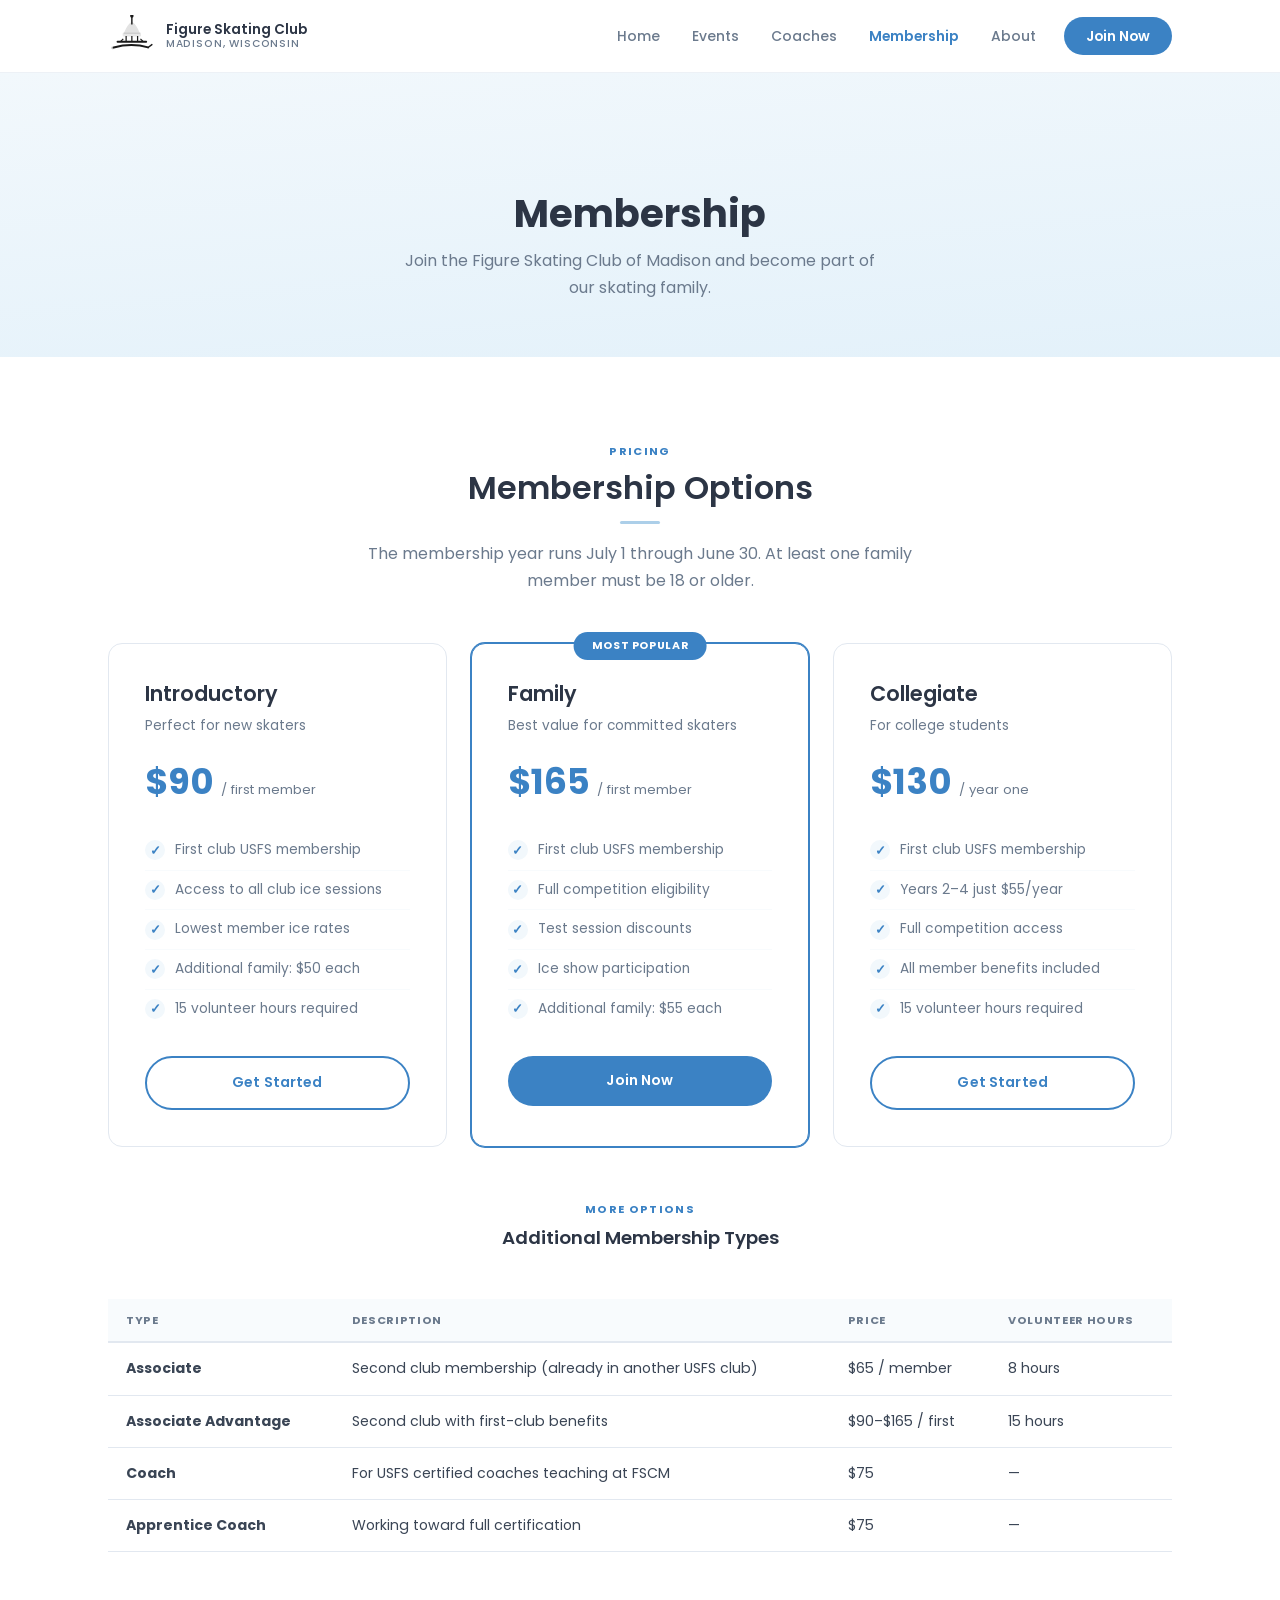
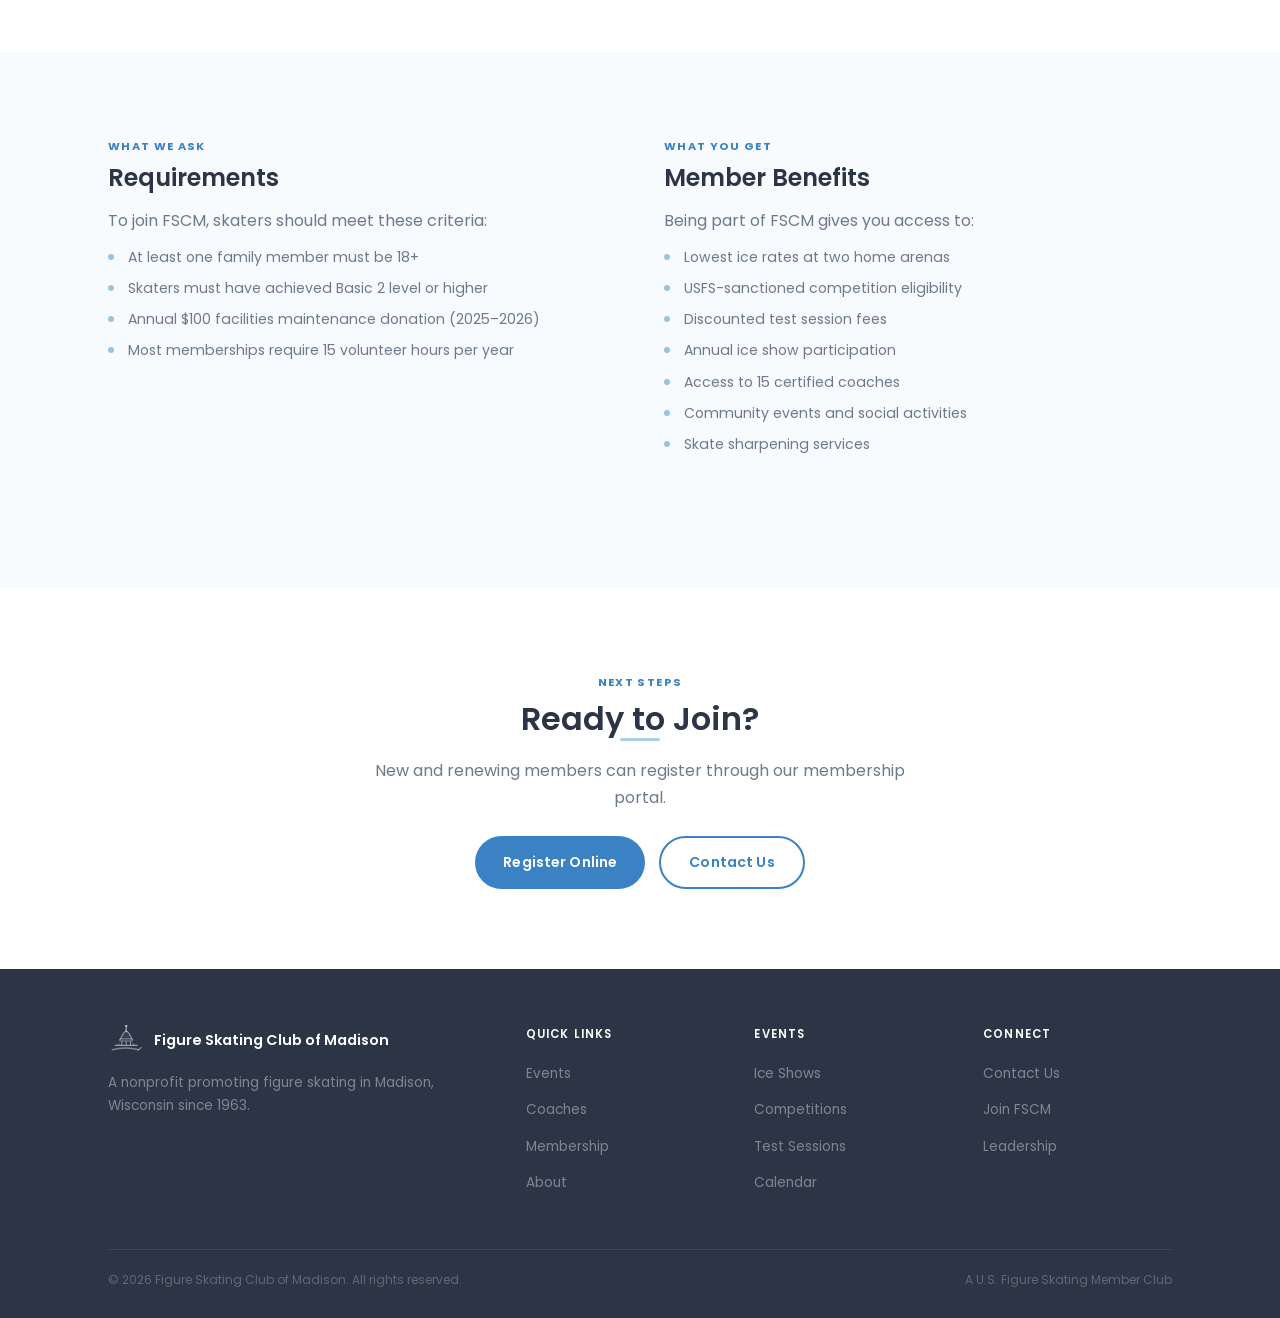
<file: membership.html>
<!DOCTYPE html>
<html lang="en">
<head>
  <meta charset="UTF-8">
  <meta name="viewport" content="width=device-width, initial-scale=1.0">
  <title>Membership &mdash; Figure Skating Club of Madison</title>
  <link rel="preconnect" href="https://fonts.googleapis.com">
  <link href="https://fonts.googleapis.com/css2?family=Poppins:wght@300;400;500;600;700&display=swap" rel="stylesheet">
  <link rel="stylesheet" href="styles.css">
</head>
<body>

<!-- NAV -->
  <nav class="nav" id="nav">
    <div class="container">
      <a href="index.html" class="nav-logo">
        <svg viewBox="0 0 50 44" fill="none" xmlns="http://www.w3.org/2000/svg">
          <!-- Spire -->
          <line x1="25" y1="2" x2="25" y2="10" stroke="#1a1a1a" stroke-width="1.5"/>
          <circle cx="25" cy="1" r="1.8" fill="#1a1a1a"/>
          <!-- Dome -->
          <path d="M17 20 Q21 10, 25 8 Q29 10, 33 20" fill="#1a1a1a" opacity=".12" stroke="#1a1a1a" stroke-width="1.5"/>
          <!-- Dome base -->
          <rect x="16" y="19" width="18" height="3" rx=".5" fill="#1a1a1a" opacity=".1" stroke="#1a1a1a" stroke-width="1.2"/>
          <!-- Columns -->
          <line x1="19" y1="22" x2="19" y2="28" stroke="#1a1a1a" stroke-width="1.3"/>
          <line x1="25" y1="22" x2="25" y2="28" stroke="#1a1a1a" stroke-width="1.3"/>
          <line x1="31" y1="22" x2="31" y2="28" stroke="#1a1a1a" stroke-width="1.3"/>
          <!-- Wings -->
          <line x1="13" y1="28" x2="16" y2="25" stroke="#1a1a1a" stroke-width="1.2"/>
          <line x1="37" y1="28" x2="34" y2="25" stroke="#1a1a1a" stroke-width="1.2"/>
          <!-- Base -->
          <line x1="10" y1="28" x2="40" y2="28" stroke="#1a1a1a" stroke-width="2" stroke-linecap="round"/>
          <!-- Blade -->
          <path d="M6 34 Q25 29, 42 34" stroke="#1a1a1a" stroke-width="2" stroke-linecap="round" fill="none"/>
          <path d="M42 34 L46 31" stroke="#1a1a1a" stroke-width="1.5" stroke-linecap="round"/>
          <circle cx="5" cy="34.5" r="1.5" fill="#1a1a1a" opacity=".3"/>
        </svg>
        <div class="nav-logo-text">
          <span class="club-name">Figure Skating Club</span>
          <span class="city">Madison, Wisconsin</span>
        </div>
      </a>
      <button class="nav-toggle" onclick="document.querySelector('.nav-links').classList.toggle('open')" aria-label="Menu">
        <span></span><span></span><span></span>
      </button>
      <div class="nav-links">
        <a href="index.html">Home</a>
        <a href="events.html">Events</a>
        <a href="coaches.html">Coaches</a>
        <a href="membership.html" class="active">Membership</a>
        <a href="about.html">About</a>
        <a href="membership.html" class="nav-cta">Join Now</a>
      </div>
    </div>
  </nav>

  <section class="page-header">
    <div class="container">
      <h1>Membership</h1>
      <p>Join the Figure Skating Club of Madison and become part of our skating family.</p>
    </div>
  </section>

  <section class="section">
    <div class="container">
      <div class="section-header">
        <span class="section-label">Pricing</span>
        <h2>Membership Options</h2>
        <div class="divider"></div>
        <p>The membership year runs July 1 through June 30. At least one family member must be 18 or older.</p>
      </div>
      <div class="card-grid cols-3">
        <div class="pricing-card">
          <h3>Introductory</h3>
          <p style="color:var(--text-light);font-size:.85rem;">Perfect for new skaters</p>
          <div class="price">$90 <span>/ first member</span></div>
          <ul>
            <li>First club USFS membership</li>
            <li>Access to all club ice sessions</li>
            <li>Lowest member ice rates</li>
            <li>Additional family: $50 each</li>
            <li>15 volunteer hours required</li>
          </ul>
          <a href="#join" class="btn btn-outline" style="width:100%;justify-content:center;">Get Started</a>
        </div>
        <div class="pricing-card featured">
          <h3>Family</h3>
          <p style="color:var(--text-light);font-size:.85rem;">Best value for committed skaters</p>
          <div class="price">$165 <span>/ first member</span></div>
          <ul>
            <li>First club USFS membership</li>
            <li>Full competition eligibility</li>
            <li>Test session discounts</li>
            <li>Ice show participation</li>
            <li>Additional family: $55 each</li>
          </ul>
          <a href="#join" class="btn btn-primary" style="width:100%;justify-content:center;">Join Now</a>
        </div>
        <div class="pricing-card">
          <h3>Collegiate</h3>
          <p style="color:var(--text-light);font-size:.85rem;">For college students</p>
          <div class="price">$130 <span>/ year one</span></div>
          <ul>
            <li>First club USFS membership</li>
            <li>Years 2&ndash;4 just $55/year</li>
            <li>Full competition access</li>
            <li>All member benefits included</li>
            <li>15 volunteer hours required</li>
          </ul>
          <a href="#join" class="btn btn-outline" style="width:100%;justify-content:center;">Get Started</a>
        </div>
      </div>
      <div class="mt-48">
        <div class="section-header"><span class="section-label">More Options</span><h3>Additional Membership Types</h3></div>
        <table class="clean-table">
          <thead><tr><th>Type</th><th>Description</th><th>Price</th><th>Volunteer Hours</th></tr></thead>
          <tbody>
            <tr><td><strong>Associate</strong></td><td>Second club membership (already in another USFS club)</td><td>$65 / member</td><td>8 hours</td></tr>
            <tr><td><strong>Associate Advantage</strong></td><td>Second club with first-club benefits</td><td>$90&ndash;$165 / first</td><td>15 hours</td></tr>
            <tr><td><strong>Coach</strong></td><td>For USFS certified coaches teaching at FSCM</td><td>$75</td><td>&mdash;</td></tr>
            <tr><td><strong>Apprentice Coach</strong></td><td>Working toward full certification</td><td>$75</td><td>&mdash;</td></tr>
          </tbody>
        </table>
      </div>
    </div>
  </section>

  <section class="section section-alt">
    <div class="container two-col">
      <div class="info-block">
        <span class="section-label">What We Ask</span>
        <h2 style="font-size:1.5rem;">Requirements</h2>
        <p>To join FSCM, skaters should meet these criteria:</p>
        <ul>
          <li>At least one family member must be 18+</li>
          <li>Skaters must have achieved Basic 2 level or higher</li>
          <li>Annual $100 facilities maintenance donation (2025&ndash;2026)</li>
          <li>Most memberships require 15 volunteer hours per year</li>
        </ul>
      </div>
      <div class="info-block">
        <span class="section-label">What You Get</span>
        <h2 style="font-size:1.5rem;">Member Benefits</h2>
        <p>Being part of FSCM gives you access to:</p>
        <ul>
          <li>Lowest ice rates at two home arenas</li>
          <li>USFS-sanctioned competition eligibility</li>
          <li>Discounted test session fees</li>
          <li>Annual ice show participation</li>
          <li>Access to 15 certified coaches</li>
          <li>Community events and social activities</li>
          <li>Skate sharpening services</li>
        </ul>
      </div>
    </div>
  </section>

  <section class="section" id="join">
    <div class="container text-center" style="max-width:600px;">
      <span class="section-label">Next Steps</span>
      <h2>Ready to Join?</h2>
      <div class="divider"></div>
      <p class="mt-16">New and renewing members can register through our membership portal.</p>
      <div style="display:flex;gap:14px;justify-content:center;margin-top:24px;flex-wrap:wrap;">
        <a href="https://www.fscmadison.com/membership" class="btn btn-primary">Register Online</a>
        <a href="about.html" class="btn btn-outline">Contact Us</a>
      </div>
    </div>
  </section>


<!-- FOOTER -->
  <footer class="footer">
    <div class="container">
      <div class="footer-grid">
        <div class="footer-brand">
          <div class="footer-logo-wrap">
            <svg viewBox="0 0 50 44" fill="none" xmlns="http://www.w3.org/2000/svg">
              <line x1="25" y1="2" x2="25" y2="10" stroke="rgba(255,255,255,.6)" stroke-width="1.5"/>
              <circle cx="25" cy="1" r="1.8" fill="rgba(255,255,255,.6)"/>
              <path d="M17 20 Q21 10, 25 8 Q29 10, 33 20" fill="rgba(255,255,255,.06)" stroke="rgba(255,255,255,.5)" stroke-width="1.5"/>
              <rect x="16" y="19" width="18" height="3" rx=".5" fill="rgba(255,255,255,.06)" stroke="rgba(255,255,255,.4)" stroke-width="1.2"/>
              <line x1="19" y1="22" x2="19" y2="28" stroke="rgba(255,255,255,.5)" stroke-width="1.3"/>
              <line x1="25" y1="22" x2="25" y2="28" stroke="rgba(255,255,255,.5)" stroke-width="1.3"/>
              <line x1="31" y1="22" x2="31" y2="28" stroke="rgba(255,255,255,.5)" stroke-width="1.3"/>
              <line x1="13" y1="28" x2="16" y2="25" stroke="rgba(255,255,255,.4)" stroke-width="1.2"/>
              <line x1="37" y1="28" x2="34" y2="25" stroke="rgba(255,255,255,.4)" stroke-width="1.2"/>
              <line x1="10" y1="28" x2="40" y2="28" stroke="rgba(255,255,255,.5)" stroke-width="2" stroke-linecap="round"/>
              <path d="M6 34 Q25 29, 42 34" stroke="rgba(255,255,255,.4)" stroke-width="2" stroke-linecap="round" fill="none"/>
              <path d="M42 34 L46 31" stroke="rgba(255,255,255,.4)" stroke-width="1.5" stroke-linecap="round"/>
            </svg>
            <span>Figure Skating Club of Madison</span>
          </div>
          <p>A nonprofit promoting figure skating in Madison, Wisconsin since 1963.</p>
        </div>
        <div>
          <h4>Quick Links</h4>
          <ul>
            <li><a href="events.html">Events</a></li>
            <li><a href="coaches.html">Coaches</a></li>
            <li><a href="membership.html">Membership</a></li>
            <li><a href="about.html">About</a></li>
          </ul>
        </div>
        <div>
          <h4>Events</h4>
          <ul>
            <li><a href="events.html">Ice Shows</a></li>
            <li><a href="events.html">Competitions</a></li>
            <li><a href="events.html">Test Sessions</a></li>
            <li><a href="events.html">Calendar</a></li>
          </ul>
        </div>
        <div>
          <h4>Connect</h4>
          <ul>
            <li><a href="about.html">Contact Us</a></li>
            <li><a href="membership.html">Join FSCM</a></li>
            <li><a href="about.html">Leadership</a></li>
          </ul>
        </div>
      </div>
      <div class="footer-bottom">
        <span>&copy; 2026 Figure Skating Club of Madison. All rights reserved.</span>
        <span>A U.S. Figure Skating Member Club</span>
      </div>
    </div>
  </footer>

  <script>
    window.addEventListener('scroll', () => {
      document.getElementById('nav').classList.toggle('scrolled', window.scrollY > 20);
    });
    const observer = new IntersectionObserver((entries) => {
      entries.forEach(e => { if (e.isIntersecting) e.target.classList.add('visible'); });
    }, { threshold: 0.1 });
    document.querySelectorAll('.card, .pricing-card, .info-block').forEach(el => {
      el.classList.add('reveal');
      observer.observe(el);
    });
  </script>

</body>
</html>
</file>
<file: styles.css>
/* ===== RESET & BASE ===== */
*, *::before, *::after { box-sizing: border-box; margin: 0; padding: 0; }

:root {
  --sky:        #e3f1fa;
  --sky-light:  #f2f8fc;
  --sky-pale:   #f8fbfd;
  --blue:       #3b82c4;
  --blue-deep:  #2a5f94;
  --blue-soft:  #5a9fd4;
  --red:        #c0392b;
  --red-soft:   #d4554a;
  --warm:       #fdf8f3;
  --warm-tan:   #f5efe8;
  --text:       #3a4555;
  --text-light: #6b7a8d;
  --text-dark:  #2c3545;
  --white:      #ffffff;
  --border:     #e2e8f0;
  --shadow-sm:  0 1px 4px rgba(0,0,0,.04);
  --shadow-md:  0 4px 20px rgba(0,0,0,.06);
  --shadow-lg:  0 8px 32px rgba(0,0,0,.08);
  --radius:     14px;
  --radius-sm:  8px;
  --transition: .25s ease;
  --max-width:  1120px;
  --font:       'Poppins', -apple-system, BlinkMacSystemFont, 'Segoe UI', sans-serif;
  --font-serif: 'Poppins', -apple-system, BlinkMacSystemFont, 'Segoe UI', sans-serif;
}

html { scroll-behavior: smooth; font-size: 16px; }
body {
  font-family: var(--font);
  color: var(--text);
  background: var(--white);
  line-height: 1.65;
  -webkit-font-smoothing: antialiased;
}
img { max-width: 100%; display: block; }
a   { text-decoration: none; color: inherit; }
ul  { list-style: none; }
.container { max-width: var(--max-width); margin: 0 auto; padding: 0 28px; }

/* ===== TYPOGRAPHY ===== */
h1 { font-family: var(--font-serif); font-size: 2.8rem; font-weight: 700; line-height: 1.12; color: var(--text-dark); }
h2 { font-family: var(--font-serif); font-size: 2rem; font-weight: 600; line-height: 1.2; color: var(--text-dark); }
h3 { font-size: 1.15rem; font-weight: 600; line-height: 1.35; color: var(--text-dark); }
h4 { font-size: 1rem; font-weight: 600; color: var(--text-dark); }
p  { color: var(--text-light); line-height: 1.7; }

/* ===== BUTTONS ===== */
.btn {
  display: inline-flex; align-items: center; gap: 8px;
  padding: 13px 28px;
  font-size: .88rem; font-weight: 600; font-family: var(--font);
  border-radius: 50px;
  transition: all var(--transition);
  cursor: pointer; border: none;
  letter-spacing: .01em;
}
.btn-primary { background: var(--blue); color: var(--white); }
.btn-primary:hover { background: var(--blue-deep); transform: translateY(-1px); box-shadow: var(--shadow-md); }
.btn-outline { background: transparent; color: var(--blue); border: 2px solid var(--blue); }
.btn-outline:hover { background: var(--blue); color: var(--white); }
.btn-white { background: var(--white); color: var(--text-dark); box-shadow: var(--shadow-sm); }
.btn-white:hover { box-shadow: var(--shadow-md); transform: translateY(-1px); }
.btn-ghost { background: rgba(255,255,255,.2); color: var(--white); border: 1.5px solid rgba(255,255,255,.35); }
.btn-ghost:hover { background: rgba(255,255,255,.3); }
.btn-sm { padding: 9px 20px; font-size: .82rem; }
.btn-lg { padding: 15px 34px; font-size: .92rem; }

/* ===== NAV ===== */
.nav {
  position: fixed; top: 0; left: 0; right: 0; z-index: 1000;
  background: rgba(255,255,255,.9);
  backdrop-filter: blur(16px);
  -webkit-backdrop-filter: blur(16px);
  border-bottom: 1px solid rgba(226,232,240,.6);
  transition: box-shadow var(--transition);
}
.nav.scrolled { box-shadow: 0 2px 12px rgba(0,0,0,.04); }
.nav .container {
  display: flex; align-items: center; justify-content: space-between;
  height: 72px;
}
.nav-logo {
  display: flex; align-items: center; gap: 10px;
  color: var(--text-dark);
}
.nav-logo svg { height: 42px; width: auto; }
.nav-logo-text {
  display: flex; flex-direction: column; line-height: 1.15;
}
.nav-logo-text .club-name {
  font-family: var(--font-serif);
  font-size: .85rem; font-weight: 600; color: var(--text-dark);
}
.nav-logo-text .city {
  font-size: .65rem; font-weight: 500; color: var(--text-light);
  text-transform: uppercase; letter-spacing: .08em;
}
.nav-links { display: flex; gap: 4px; align-items: center; }
.nav-links a {
  padding: 7px 14px;
  font-size: .87rem; font-weight: 500;
  color: var(--text-light);
  border-radius: 8px;
  transition: all var(--transition);
}
.nav-links a:hover { color: var(--text-dark); background: var(--sky-light); }
.nav-links a.active { color: var(--blue); font-weight: 600; }
.nav-cta {
  margin-left: 10px;
  padding: 8px 22px !important;
  background: var(--blue) !important; color: var(--white) !important;
  border-radius: 50px !important; font-weight: 600 !important;
}
.nav-cta:hover { background: var(--blue-deep) !important; }

/* Mobile nav */
.nav-toggle { display: none; background: none; border: none; cursor: pointer; padding: 8px; }
.nav-toggle span { display: block; width: 22px; height: 2px; background: var(--text-dark); margin: 5px 0; border-radius: 2px; transition: var(--transition); }
@media (max-width: 860px) {
  .nav-toggle { display: block; }
  .nav-links {
    display: none; flex-direction: column; gap: 0;
    position: absolute; top: 72px; left: 0; right: 0;
    background: var(--white); border-bottom: 1px solid var(--border);
    padding: 12px 20px; box-shadow: var(--shadow-md);
  }
  .nav-links.open { display: flex; }
  .nav-links a { padding: 12px 14px; width: 100%; }
  .nav-cta { margin-left: 0 !important; text-align: center; margin-top: 8px; }
}

/* ===== HERO ===== */
.hero {
  background: linear-gradient(175deg, var(--sky-light) 0%, var(--sky) 40%, var(--white) 100%);
  padding: 140px 0 80px;
  margin-top: 72px;
  position: relative;
  overflow: hidden;
}
.hero::after {
  content: '';
  position: absolute; bottom: -2px; left: 0; right: 0; height: 60px;
  background: linear-gradient(to top, var(--white), transparent);
}
.hero .container { position: relative; z-index: 1; text-align: center; }
.hero-content { max-width: 680px; margin: 0 auto; }
.hero-badge {
  display: inline-flex; align-items: center; gap: 6px;
  padding: 6px 16px;
  background: var(--white);
  border: 1px solid var(--border);
  border-radius: 50px;
  font-size: .72rem; font-weight: 600;
  text-transform: uppercase; letter-spacing: .08em;
  color: var(--blue);
  margin-bottom: 24px;
  box-shadow: var(--shadow-sm);
}
.hero h1 { margin-bottom: 18px; color: var(--text-dark); }
.hero h1 em { font-style: normal; color: var(--blue); }
.hero p { font-size: 1.08rem; color: var(--text-light); margin-bottom: 32px; max-width: 520px; margin-left: auto; margin-right: auto; }
.hero-actions { display: flex; gap: 14px; justify-content: center; flex-wrap: wrap; }

.hero-logo { margin: 0 auto 28px; }
.hero-logo svg, .hero-logo img { height: 180px; width: auto; margin: 0 auto; display: block; }

@media (max-width: 768px) {
  .hero { padding: 110px 0 50px; }
  .hero h1 { font-size: 1.8rem; }
  .hero p { font-size: .95rem; }
  .hero-logo svg, .hero-logo img { height: 130px; }
  .hero-actions { flex-direction: column; align-items: center; }
  .hero-actions .btn { width: 100%; max-width: 280px; justify-content: center; }
}
@media (max-width: 480px) {
  .hero { padding: 100px 0 40px; }
  .hero h1 { font-size: 1.55rem; }
  .hero-logo svg, .hero-logo img { height: 100px; }
  .hero-badge { font-size: .65rem; }
}

/* ===== STATS ===== */
.stats { padding: 0; position: relative; z-index: 2; margin-top: -20px; margin-bottom: 40px; }
.stats-inner {
  max-width: 860px; margin: 0 auto;
  display: grid; grid-template-columns: repeat(4, 1fr);
  background: var(--white);
  border-radius: var(--radius);
  border: 1px solid var(--border);
  box-shadow: var(--shadow-md);
}
.stat { text-align: center; padding: 28px 16px; position: relative; }
.stat:not(:last-child)::after {
  content: ''; position: absolute; right: 0; top: 25%; height: 50%;
  width: 1px; background: var(--border);
}
.stat-number { font-family: var(--font-serif); font-size: 2.2rem; font-weight: 700; color: var(--blue); line-height: 1; }
.stat-label { font-size: .72rem; font-weight: 600; color: var(--text-light); margin-top: 6px; text-transform: uppercase; letter-spacing: .06em; }
@media (max-width: 600px) {
  .stats-inner { grid-template-columns: repeat(2, 1fr); }
  .stat:nth-child(2)::after { display: none; }
}

/* ===== SECTION HELPERS ===== */
.section { padding: 80px 0; }
.section-alt { background: var(--sky-pale); }
.section-warm { background: var(--warm); }
.section-header { text-align: center; max-width: 560px; margin: 0 auto 48px; }
.section-header h2 { margin-bottom: 14px; }
.section-label {
  display: inline-block;
  font-size: .7rem; font-weight: 700;
  text-transform: uppercase; letter-spacing: .12em;
  color: var(--blue);
  margin-bottom: 8px;
}
.divider {
  width: 40px; height: 3px;
  background: var(--blue-soft);
  border-radius: 3px;
  margin: 0 auto 16px;
  opacity: .5;
}

/* ===== CARDS ===== */
.card-grid { display: grid; gap: 24px; }
.card-grid.cols-2 { grid-template-columns: repeat(2, 1fr); }
.card-grid.cols-3 { grid-template-columns: repeat(3, 1fr); }
.card-grid.cols-4 { grid-template-columns: repeat(4, 1fr); }
@media (max-width: 900px) { .card-grid.cols-3, .card-grid.cols-4 { grid-template-columns: repeat(2, 1fr); } }
@media (max-width: 600px) { .card-grid.cols-2, .card-grid.cols-3, .card-grid.cols-4 { grid-template-columns: 1fr; } }

.card {
  background: var(--white);
  border: 1px solid var(--border);
  border-radius: var(--radius);
  padding: 32px;
  transition: all var(--transition);
}
.card:hover { box-shadow: var(--shadow-md); transform: translateY(-3px); border-color: transparent; }
.card-icon {
  width: 48px; height: 48px;
  display: flex; align-items: center; justify-content: center;
  background: var(--sky-light);
  border-radius: 12px;
  margin-bottom: 20px;
  color: var(--blue);
}
.card:hover .card-icon { background: var(--blue); color: var(--white); }
.card h3 { margin-bottom: 10px; }
.card p  { font-size: .88rem; }

/* ===== EVENT CARDS ===== */
.event-card {
  background: var(--white);
  border: 1px solid var(--border);
  border-radius: var(--radius);
  overflow: hidden;
  transition: all var(--transition);
}
.event-card:hover { box-shadow: var(--shadow-md); transform: translateY(-3px); border-color: transparent; }
.event-date-bar {
  background: linear-gradient(135deg, var(--blue) 0%, var(--blue-soft) 100%);
  color: var(--white);
  padding: 14px 24px;
  display: flex; justify-content: space-between; align-items: center;
}
.event-date-bar .date { font-weight: 700; font-size: .9rem; }
.event-tag {
  font-size: .62rem; font-weight: 700;
  text-transform: uppercase; letter-spacing: .08em;
  padding: 4px 10px;
  background: rgba(255,255,255,.2);
  border-radius: 50px;
}
.event-body { padding: 24px; }
.event-body h3 { margin-bottom: 8px; }
.event-body p  { font-size: .88rem; margin-bottom: 18px; }
.event-body .btn { width: 100%; justify-content: center; }

/* ===== COACH CARDS ===== */
.coach-card {
  background: var(--white);
  border: 1px solid var(--border);
  border-radius: var(--radius);
  padding: 28px 20px;
  text-align: center;
  transition: all var(--transition);
}
.coach-card:hover { box-shadow: var(--shadow-md); transform: translateY(-3px); border-color: transparent; }
.coach-avatar {
  width: 80px; height: 80px;
  border-radius: 50%;
  background: linear-gradient(135deg, var(--sky) 0%, var(--sky-light) 100%);
  margin: 0 auto 14px;
  display: flex; align-items: center; justify-content: center;
  color: var(--blue);
  font-size: 1.4rem; font-weight: 700;
  font-family: var(--font-serif);
  border: 3px solid var(--white);
  box-shadow: var(--shadow-sm);
}
.coach-card:hover .coach-avatar { border-color: var(--blue-soft); }
.coach-card h3 { margin-bottom: 4px; font-size: 1rem; }
.coach-card .specialty { font-size: .78rem; color: var(--text-light); }

/* ===== PRICING TABLE ===== */
.pricing-card {
  background: var(--white);
  border: 1px solid var(--border);
  border-radius: var(--radius);
  padding: 36px;
  transition: all var(--transition);
  position: relative;
}
.pricing-card:hover { box-shadow: var(--shadow-md); transform: translateY(-3px); }
.pricing-card.featured {
  border-color: var(--blue);
  box-shadow: 0 0 0 1px var(--blue);
}
.pricing-card.featured::before {
  content: 'Most Popular';
  position: absolute; top: -12px; left: 50%; transform: translateX(-50%);
  background: var(--blue); color: var(--white);
  padding: 5px 18px; border-radius: 50px;
  font-size: .68rem; font-weight: 700;
  text-transform: uppercase; letter-spacing: .06em;
}
.pricing-card h3 { margin-bottom: 6px; font-family: var(--font-serif); font-size: 1.3rem; }
.pricing-card .price { font-size: 2.2rem; font-weight: 700; color: var(--blue); font-family: var(--font-serif); margin: 16px 0; }
.pricing-card .price span { font-size: .82rem; font-weight: 400; color: var(--text-light); font-family: var(--font); }
.pricing-card ul { margin: 20px 0 28px; }
.pricing-card li {
  padding: 8px 0; font-size: .86rem; color: var(--text-light);
  display: flex; align-items: center; gap: 10px;
  border-bottom: 1px solid var(--sky-pale);
}
.pricing-card li:last-child { border-bottom: none; }
.pricing-card li::before {
  content: '✓'; color: var(--blue); font-weight: 700; font-size: .8rem;
  flex-shrink: 0; width: 20px; height: 20px;
  display: flex; align-items: center; justify-content: center;
  background: var(--sky-light); border-radius: 50%;
}

/* ===== CTA BANNER ===== */
.cta-banner {
  background: linear-gradient(135deg, var(--blue) 0%, var(--blue-soft) 100%);
  color: var(--white);
  padding: 64px 0;
  text-align: center;
}
.cta-banner h2 { color: var(--white); margin-bottom: 12px; }
.cta-banner p  { color: rgba(255,255,255,.75); max-width: 460px; margin: 0 auto 28px; }
.cta-banner .section-label { color: rgba(255,255,255,.6); }

/* ===== FOOTER ===== */
.footer {
  background: var(--text-dark);
  color: rgba(255,255,255,.6);
  padding: 56px 0 28px;
}
.footer-grid {
  display: grid; grid-template-columns: 2fr 1fr 1fr 1fr;
  gap: 40px; margin-bottom: 44px;
}
.footer-brand .footer-logo-wrap {
  display: flex; align-items: center; gap: 10px; margin-bottom: 14px;
}
.footer-brand .footer-logo-wrap svg { height: 32px; width: auto; }
.footer-brand .footer-logo-wrap span { font-family: var(--font-serif); font-size: .9rem; font-weight: 600; color: var(--white); }
.footer-brand p { font-size: .85rem; line-height: 1.7; color: rgba(255,255,255,.4); }
.footer h4 { color: var(--white); margin-bottom: 16px; font-size: .72rem; text-transform: uppercase; letter-spacing: .1em; }
.footer ul li { margin-bottom: 10px; }
.footer ul a { font-size: .85rem; color: rgba(255,255,255,.4); transition: color var(--transition); }
.footer ul a:hover { color: var(--white); }
.footer-bottom {
  border-top: 1px solid rgba(255,255,255,.08);
  padding-top: 20px;
  display: flex; justify-content: space-between; align-items: center;
  font-size: .75rem; color: rgba(255,255,255,.25);
}
@media (max-width: 768px) {
  .footer-grid { grid-template-columns: 1fr 1fr; }
  .footer-bottom { flex-direction: column; gap: 8px; text-align: center; }
  .page-header { padding: 100px 0 40px; }
  .page-header h1 { font-size: 1.8rem; }
  .section { padding: 56px 0; }
  .section-header { margin-bottom: 32px; }
  .section-header h2 { font-size: 1.6rem; }
  .cta-banner { padding: 48px 0; }
  .cta-banner h2 { font-size: 1.5rem; }
}
@media (max-width: 480px) {
  .footer-grid { grid-template-columns: 1fr; gap: 24px; }
  .container { padding: 0 18px; }
  .page-header { padding: 96px 0 32px; }
  .page-header h1 { font-size: 1.5rem; }
  .section-header h2 { font-size: 1.4rem; }
  .card { padding: 22px; }
  .event-body { padding: 18px; }
  .pricing-card { padding: 24px; }
  .btn-lg { padding: 13px 28px; font-size: .85rem; }
}

/* ===== INNER PAGE HEADER ===== */
.page-header {
  background: linear-gradient(175deg, var(--sky-light) 0%, var(--sky) 100%);
  padding: 120px 0 56px;
  text-align: center;
  margin-top: 72px;
}
.page-header h1 { font-size: 2.4rem; margin-bottom: 12px; }
.page-header p  { color: var(--text-light); max-width: 480px; margin: 0 auto; }

/* ===== INFO SECTIONS ===== */
.info-block { margin-bottom: 40px; }
.info-block h2 { margin-bottom: 14px; }
.info-block p  { margin-bottom: 12px; }
.info-block ul { margin: 12px 0; }
.info-block li {
  margin-bottom: 8px; font-size: .88rem; color: var(--text-light);
  padding-left: 20px; position: relative;
}
.info-block li::before {
  content: ''; position: absolute; left: 0; top: 8px;
  width: 6px; height: 6px; border-radius: 50%;
  background: var(--blue-soft); opacity: .6;
}

/* ===== CONTACT FORM ===== */
.form-group { margin-bottom: 20px; }
.form-group label { display: block; margin-bottom: 6px; font-size: .8rem; font-weight: 600; color: var(--text-dark); }
.form-group input, .form-group textarea, .form-group select {
  width: 100%; padding: 12px 16px;
  border: 1.5px solid var(--border); border-radius: var(--radius-sm);
  font-family: var(--font); font-size: .88rem;
  transition: border-color var(--transition); background: var(--white);
}
.form-group input:focus, .form-group textarea:focus, .form-group select:focus {
  outline: none; border-color: var(--blue); box-shadow: 0 0 0 3px rgba(59,130,196,.1);
}
.form-row { display: grid; grid-template-columns: 1fr 1fr; gap: 20px; }
@media (max-width: 600px) { .form-row { grid-template-columns: 1fr; } }

/* ===== TABLE ===== */
.clean-table { width: 100%; border-collapse: collapse; margin: 20px 0; }
.clean-table th {
  text-align: left; padding: 12px 18px;
  background: var(--sky-pale);
  font-size: .7rem; text-transform: uppercase; letter-spacing: .06em;
  color: var(--text-light); border-bottom: 2px solid var(--border); font-weight: 700;
}
.clean-table td { padding: 14px 18px; border-bottom: 1px solid var(--border); font-size: .88rem; }
.clean-table tr:hover { background: var(--sky-pale); }

/* ===== UTILITY ===== */
.text-center { text-align: center; }
.mt-16 { margin-top: 16px; }
.mt-24 { margin-top: 24px; }
.mt-48 { margin-top: 48px; }
.mb-24 { margin-bottom: 24px; }
.two-col { display: grid; grid-template-columns: 1fr 1fr; gap: 48px; align-items: start; }
@media (max-width: 768px) { .two-col { grid-template-columns: 1fr; } }

/* ===== SCROLL REVEAL ===== */
.reveal { opacity: 0; transform: translateY(16px); transition: all .5s ease; }
.reveal.visible { opacity: 1; transform: translateY(0); }
</file>
